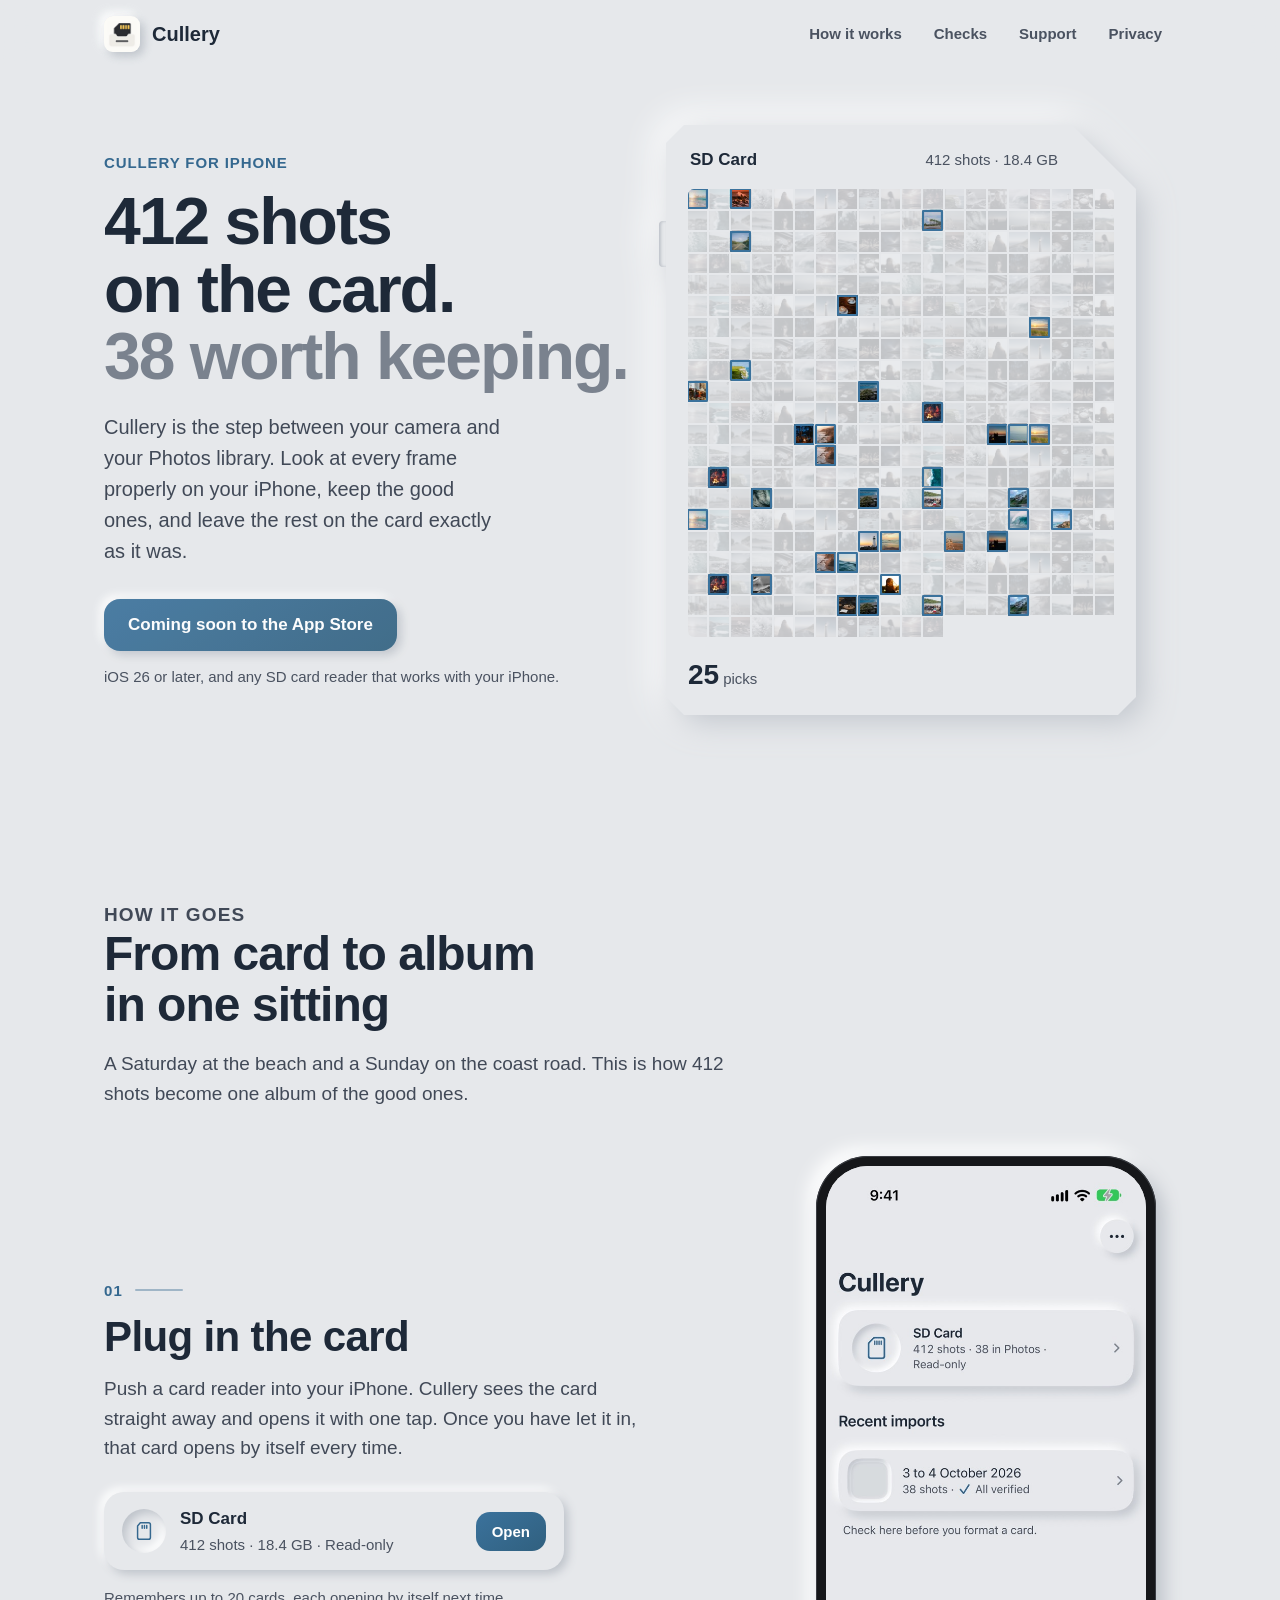
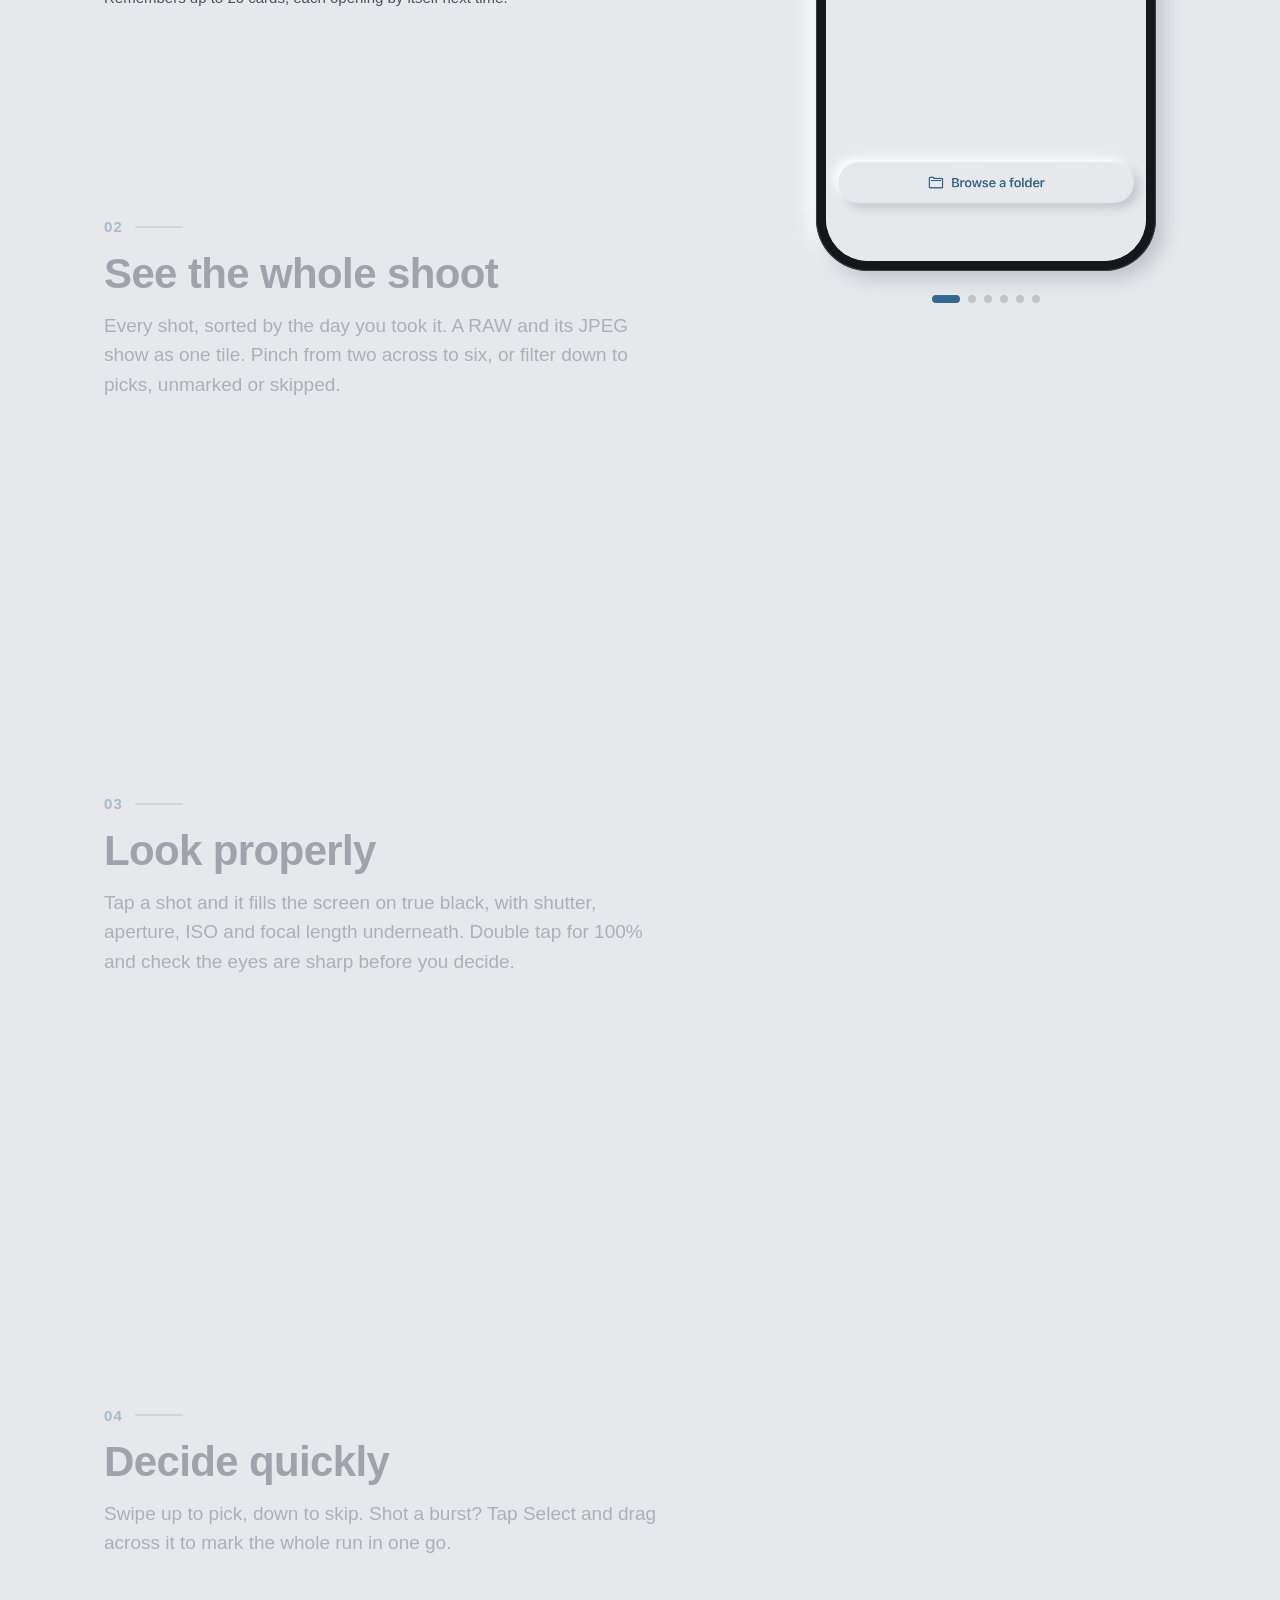
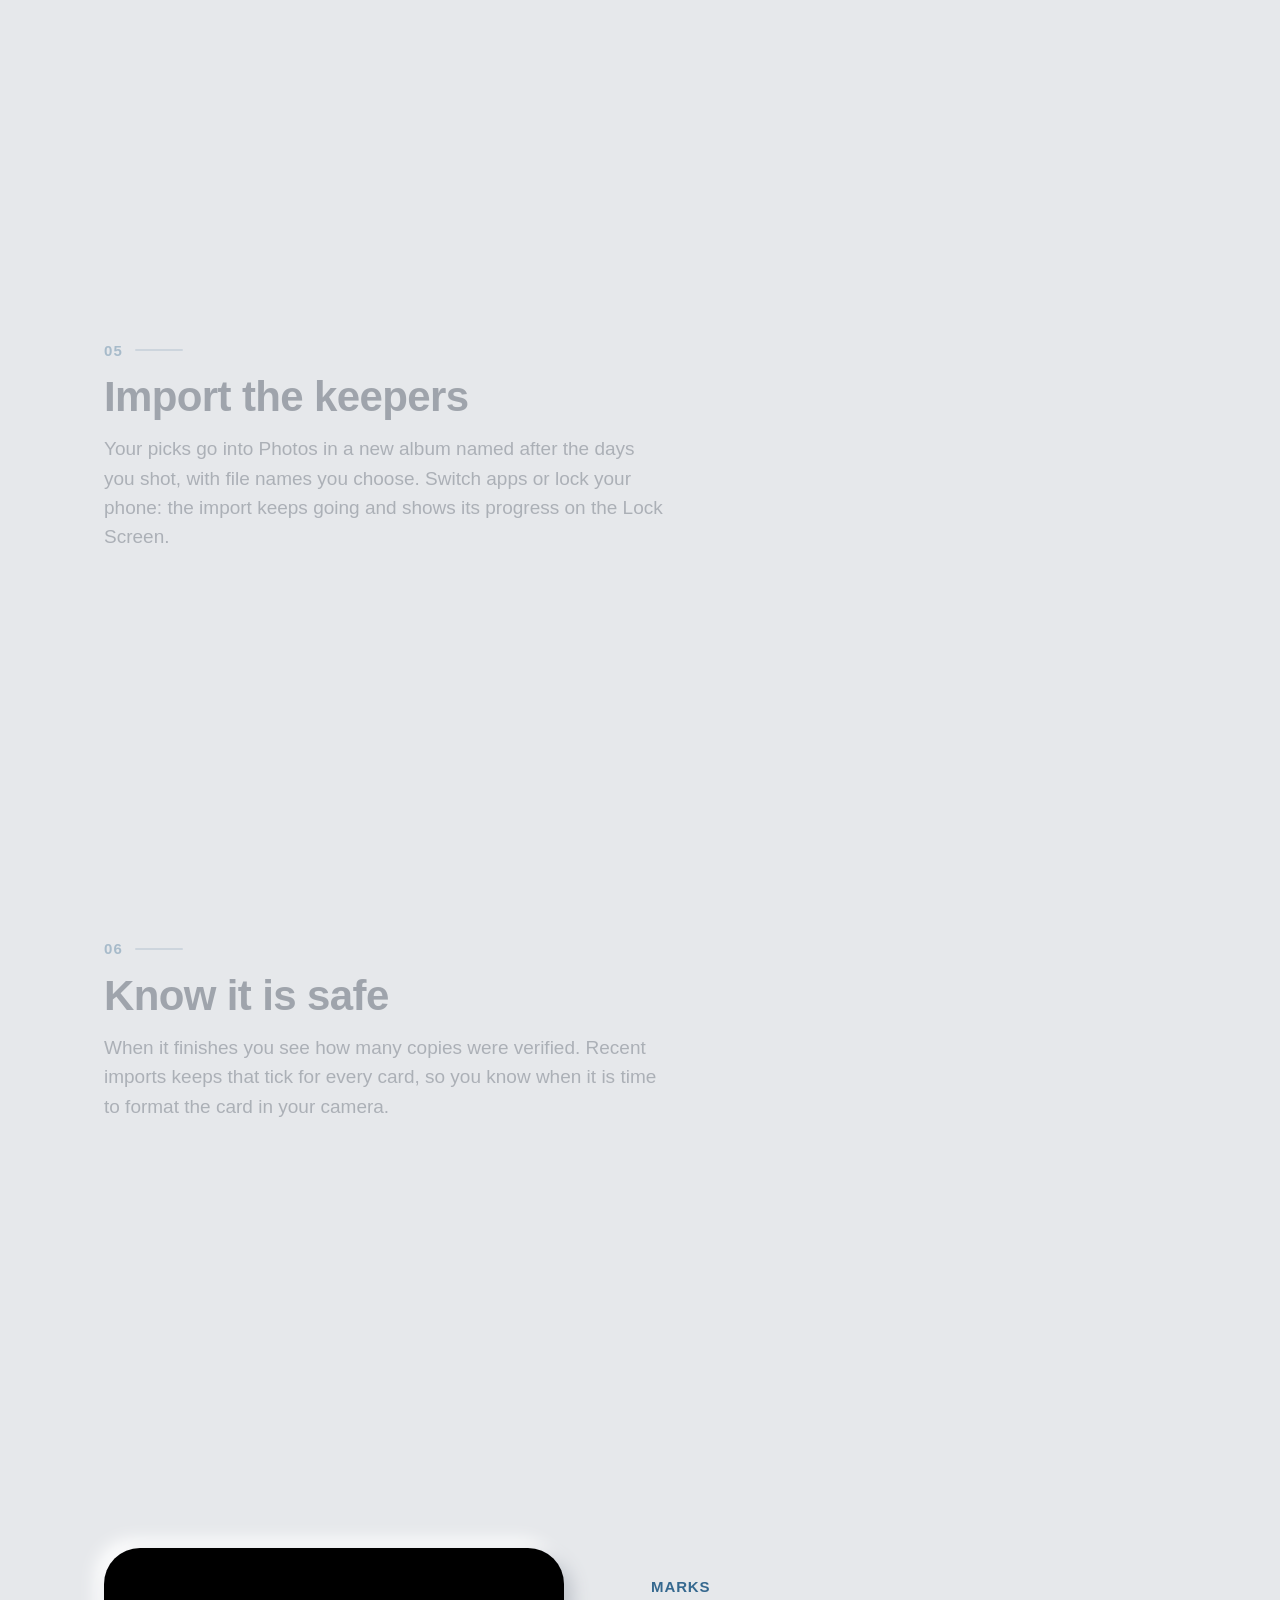
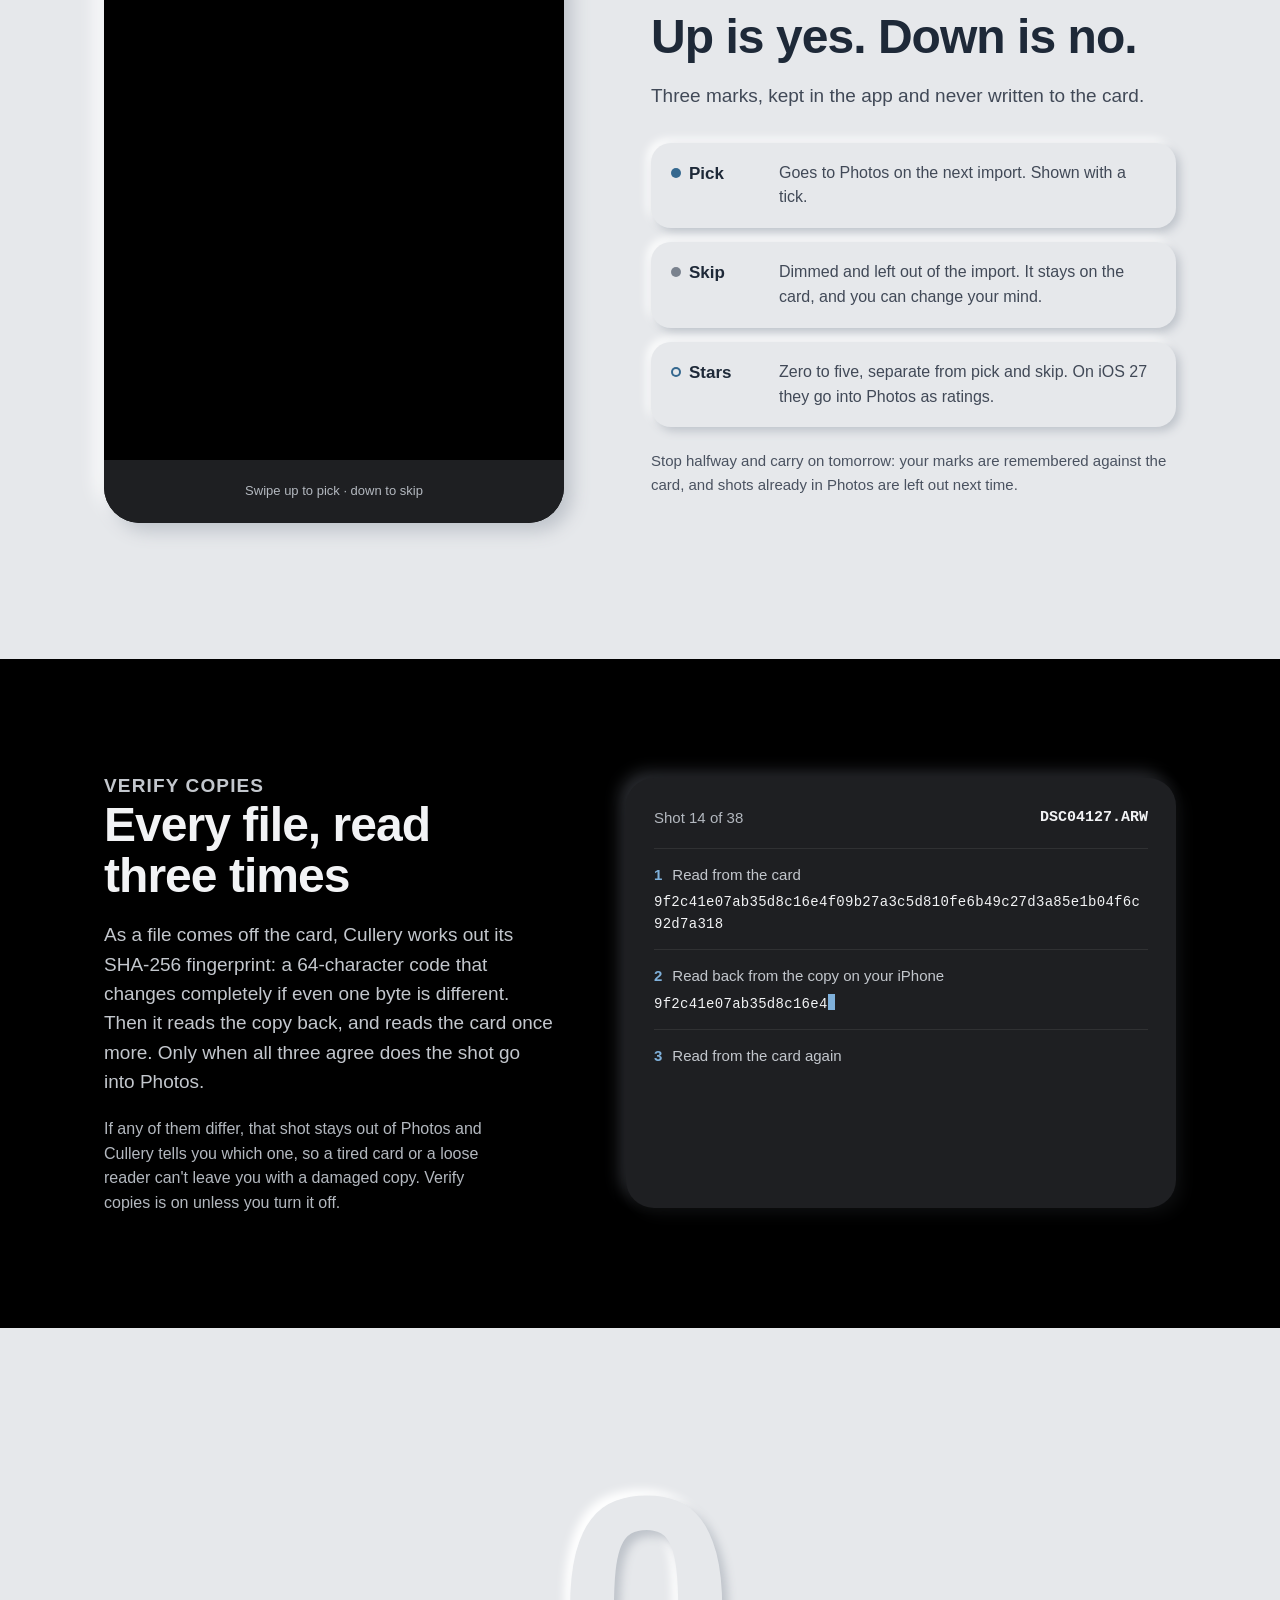
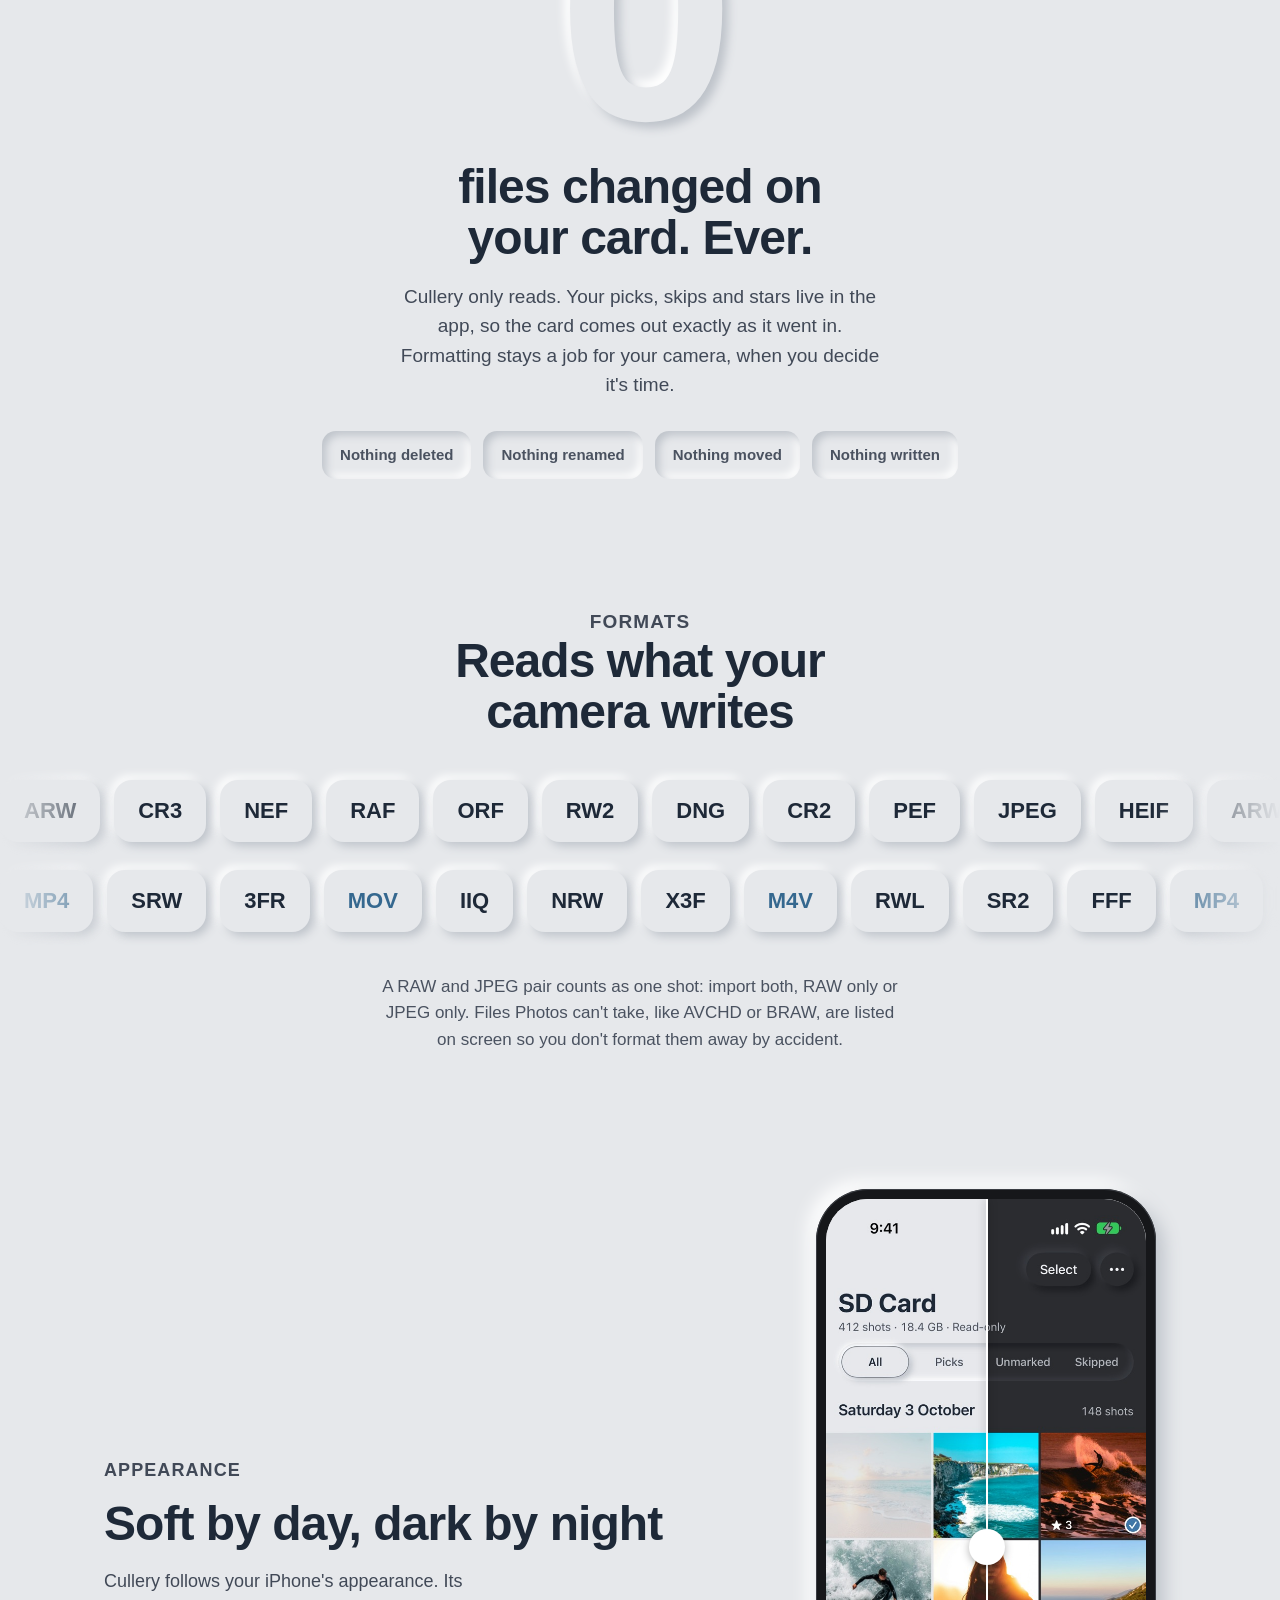
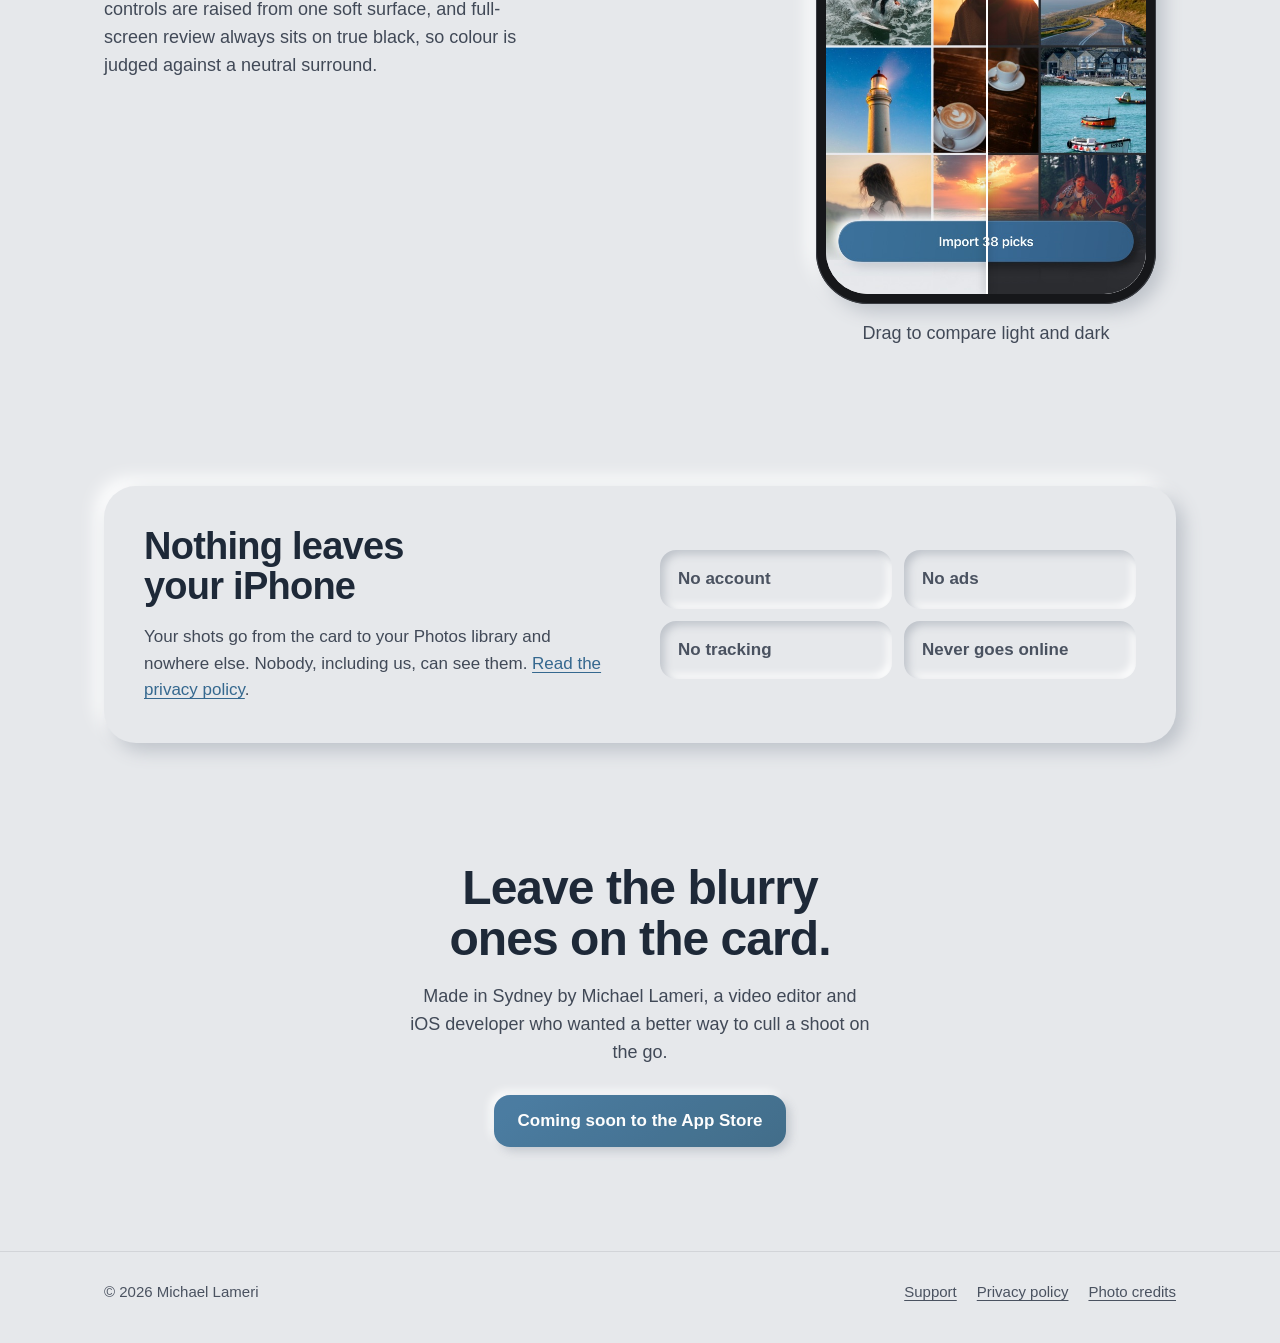
<file: index.html>
<!doctype html>
<html lang="en-AU" class="no-js">
<head>
  <meta charset="utf-8">
  <meta name="viewport" content="width=device-width, initial-scale=1">
  <title>Cullery: cull your SD card into Apple Photos</title>
  <meta name="description" content="Look at every shot on your camera's SD card full screen on your iPhone, keep the good ones and import only those into Apple Photos. Every copy is checked. Your card is never changed.">
  <meta property="og:title" content="Cullery">
  <meta property="og:description" content="412 shots on the card. 38 worth keeping. Cull your SD card on iPhone and import only your picks into Apple Photos.">
  <meta property="og:image" content="https://mgit-26c0d3.github.io/cullery-site/images/og.jpg">
  <meta property="og:url" content="https://mgit-26c0d3.github.io/cullery-site/">
  <meta name="twitter:card" content="summary_large_image">
  <meta name="theme-color" content="#E6E8EB" media="(prefers-color-scheme: light)">
  <meta name="theme-color" content="#2A2C30" media="(prefers-color-scheme: dark)">
  <link rel="icon" href="images/icon-64.png">
  <link rel="apple-touch-icon" href="images/icon-180.png">
  <link rel="stylesheet" href="style.css">
  <script>document.documentElement.classList.remove("no-js")</script>
  <script src="main.js" defer></script>
</head>
<body>

<header class="site-header">
  <div class="wrap">
    <a class="brand" href="./"><img src="images/icon-180.png" alt="">Cullery</a>
    <nav class="site-nav" aria-label="Site">
      <a class="wide" href="#how">How it works</a>
      <a class="wide" href="#checks">Checks</a>
      <a href="support.html">Support</a>
      <a href="privacy.html">Privacy</a>
    </nav>
  </div>
</header>

<main>

<!-- Hero: the example card, 412 shots culled to 38 -->
<section class="hero">
  <div class="wrap">
    <div>
      <p class="eyebrow">Cullery for iPhone</p>
      <h1>412 shots on the card. <span class="quiet">38 worth keeping.</span></h1>
      <p class="lede">Cullery is the step between your camera and your Photos library. Look at every frame properly on your iPhone, keep the good ones, and leave the rest on the card exactly as it was.</p>
      <!-- scripts/site-fill.sh puts the App Store link here. Swap this button for Apple's
           "Download on the App Store" badge: https://developer.apple.com/app-store/marketing/guidelines/ -->
      <a class="button" href="[[APP STORE URL]]">Download on the App Store</a>
      <p class="note">iOS 26 or later, and any SD card reader that works with your iPhone.</p>
    </div>

    <figure class="sd" id="sd" aria-label="An SD card of 412 shots. 38 of them are picks; the rest are dimmed and stay on the card.">
      <span class="sd-lock" aria-hidden="true"></span>
      <div class="sd-body">
        <div class="sd-head"><strong>SD Card</strong><span>412 shots · 18.4 GB</span></div>
        <div class="mosaic" id="mosaic" aria-hidden="true"></div>
        <div class="sd-foot">
          <span class="sd-count"><b id="pick-count">38</b>picks</span>
          <span class="sd-detail">31 photos, 7 videos · 2.1 GB</span>
          <button class="replay" id="replay" type="button" hidden>Cull again</button>
        </div>
      </div>
    </figure>
  </div>
</section>

<!-- How it goes: six steps, one phone -->
<section class="how" id="how">
  <div class="wrap">
    <div class="section-intro reveal">
      <p class="eyebrow">How it goes</p>
      <h2>From card to album in one sitting</h2>
      <p>A Saturday at the beach and a Sunday on the coast road. This is how 412 shots become one album of the good ones.</p>
    </div>

    <div class="steps">
      <div class="step-list">
        <article class="step" data-step="0">
          <div class="step-num">01</div>
          <h3>Plug in the card</h3>
          <p>Push a card reader into your iPhone. Cullery sees the card straight away and opens it with one tap. Once you have let it in, that card opens by itself every time.</p>
          <div class="step-detail" aria-hidden="true">
            <div class="d-card d-row"><span class="d-icon"><svg viewBox="0 0 24 24" aria-hidden="true"><path fill="none" stroke="currentColor" stroke-width="1.6" stroke-linejoin="round" d="M8 3h9a2 2 0 0 1 2 2v14a2 2 0 0 1-2 2H7a2 2 0 0 1-2-2V6.5Z"/><path stroke="currentColor" stroke-width="1.6" stroke-linecap="round" d="M10 6v3M12.5 6v3M15 6v3"/></svg></span><span class="d-text"><b>SD Card</b><small>412 shots · 18.4 GB · Read-only</small></span><span class="d-pill">Open</span></div>
            <p class="d-note">Remembers up to 20 cards, each opening by itself next time.</p>
          </div>
          <div class="step-shot"><div class="phone"><div class="screen"><img src="images/home.jpg" width="630" height="1368" alt="Cullery's home screen showing the connected SD card and the last import." loading="lazy"></div></div></div>
        </article>
        <article class="step" data-step="1">
          <div class="step-num">02</div>
          <h3>See the whole shoot</h3>
          <p>Every shot, sorted by the day you took it. A RAW and its JPEG show as one tile. Pinch from two across to six, or filter down to picks, unmarked or skipped.</p>
          <div class="step-detail" aria-hidden="true">
            <div class="d-seg"><span class="on">All</span><span>Picks</span><span>Unmarked</span><span>Skipped</span></div>
            <div class="d-days">
              <div class="d-card d-day"><b>Saturday 3 October</b><small>148 shots</small></div>
              <div class="d-card d-day"><b>Sunday 4 October</b><small>264 shots</small></div>
            </div>
            <div class="d-across"><small>Pinch</small><span>2</span><span>3</span><span>4</span><span>5</span><span>6</span><small>across</small></div>
          </div>
          <div class="step-shot"><div class="phone"><div class="screen"><img src="images/grid.jpg" width="630" height="1368" alt="The card's grid: a day heading and a wall of shots from the coast." loading="lazy"></div></div></div>
        </article>
        <article class="step" data-step="2">
          <div class="step-num">03</div>
          <h3>Look properly</h3>
          <p>Tap a shot and it fills the screen on true black, with shutter, aperture, ISO and focal length underneath. Double tap for 100% and check the eyes are sharp before you decide.</p>
          <div class="step-detail d-look" aria-hidden="true">
            <div class="d-loupe"><img src="images/zoom-03.jpg" width="720" height="480" alt="" loading="lazy"><span class="d-badge">100%</span></div>
            <div class="d-exif"><span><small>Shutter</small>1/500 s</span><span><small>Aperture</small>ƒ/2</span><span><small>ISO</small>400</span><span><small>Focal length</small>16 mm</span></div>
          </div>
          <div class="step-shot"><div class="phone"><div class="screen"><img src="images/review.jpg" width="630" height="1368" alt="A surfer at sunset shown full screen, with Skip, stars and Pick below." loading="lazy"></div></div></div>
        </article>
        <article class="step" data-step="3">
          <div class="step-num">04</div>
          <h3>Decide quickly</h3>
          <p>Swipe up to pick, down to skip. Shot a burst? Tap Select and drag across it to mark the whole run in one go.</p>
          <div class="step-detail" aria-hidden="true">
            <div class="d-marks"><span class="d-chip pick">↑ Pick</span><span class="d-chip">↓ Skip</span><span class="d-chip">★ 0 to 5</span></div>
            <div class="d-burst"><i></i><i></i><i></i><i></i><i></i><i></i><i></i><i></i></div>
            <p class="d-note">Select, then one drag marks a whole burst.</p>
          </div>
          <div class="step-shot"><div class="phone"><div class="screen"><img src="images/select.jpg" width="630" height="1368" alt="Select mode with six shots chosen by one drag." loading="lazy"></div></div></div>
        </article>
        <article class="step" data-step="4">
          <div class="step-num">05</div>
          <h3>Import the keepers</h3>
          <p>Your picks go into Photos in a new album named after the days you shot, with file names you choose. Switch apps or lock your phone: the import keeps going and shows its progress on the Lock Screen.</p>
          <div class="step-detail" aria-hidden="true">
            <div class="d-card d-import">
              <div class="d-line"><span>Import</span><b>38 picks</b></div>
              <div class="d-line"><span>Album</span><b>3 to 4 October 2026</b></div>
              <div class="d-line"><span>File names</span><b class="d-mono">2026-10-03_0001.ARW</b></div>
              <div class="d-progress"><i></i></div>
              <div class="d-line d-small"><span>14 of 38 · 780 MB of 2.1 GB</span><span>About 2 min left</span></div>
            </div>
          </div>
          <div class="step-shot"><div class="phone"><div class="screen"><img src="images/import-sheet.jpg" width="630" height="1368" alt="The Import sheet: 38 picks, keep both RAW and JPEG, a new album, verify copies on." loading="lazy"></div></div></div>
        </article>
        <article class="step" data-step="5">
          <div class="step-num">06</div>
          <h3>Know it is safe</h3>
          <p>When it finishes you see how many copies were verified. Recent imports keeps that tick for every card, so you know when it is time to format the card in your camera.</p>
          <div class="step-detail" aria-hidden="true">
            <p class="d-head">Recent imports</p>
            <div class="d-card d-row"><span class="d-thumb"></span><span class="d-text"><b>3 to 4 October 2026</b><small>38 shots · <span class="d-tick">✓</span> All verified</small></span><span class="d-chev">›</span></div>
            <p class="d-note">Check here before you format a card.</p>
          </div>
          <div class="step-shot"><div class="phone"><div class="screen"><img src="images/import-done.jpg" width="630" height="1368" alt="Import finished: 38 shots imported, 38 of 38 verified." loading="lazy"></div></div></div>
        </article>
      </div>

      <div class="phone-rail" aria-hidden="true">
        <div class="phone-sticky">
          <div class="phone"><div class="screen screens" id="screens">
            <img class="active" src="images/home.jpg" width="630" height="1368" alt="">
            <img src="images/grid.jpg" width="630" height="1368" alt="">
            <img src="images/review.jpg" width="630" height="1368" alt="">
            <img src="images/select.jpg" width="630" height="1368" alt="">
            <img src="images/import-sheet.jpg" width="630" height="1368" alt="">
            <img src="images/import-done.jpg" width="630" height="1368" alt="">
          </div></div>
          <div class="rail-dots" id="dots"><span class="active"></span><span></span><span></span><span></span><span></span><span></span></div>
        </div>
      </div>
    </div>
  </div>
</section>

<!-- Marks -->
<section class="marks">
  <div class="wrap">
    <div class="deck reveal" aria-hidden="true">
      <div class="shot"><img src="images/photo-03.jpg" alt="" width="720" height="480"></div>
      <div class="shot"><img src="images/photo-16.jpg" alt="" width="720" height="480"></div>
      <div class="shot"><img src="images/photo-11.jpg" alt="" width="720" height="480"></div>
      <span class="chip pick">✓ Picked</span>
      <span class="chip skip">Skipped</span>
      <span class="chip star">★★★☆☆</span>
      <span class="gesture"></span>
      <div class="bar">Swipe up to pick · down to skip</div>
    </div>
    <div>
      <div class="reveal">
        <p class="eyebrow">Marks</p>
        <h2>Up is yes. Down is no.</h2>
        <p class="intro-line">Three marks, kept in the app and never written to the card.</p>
      </div>
      <ul class="mark-list">
        <li class="reveal"><b><span class="dot pick"></span>Pick</b><span>Goes to Photos on the next import. Shown with a tick.</span></li>
        <li class="reveal d1"><b><span class="dot skip"></span>Skip</b><span>Dimmed and left out of the import. It stays on the card, and you can change your mind.</span></li>
        <li class="reveal d2"><b><span class="dot star"></span>Stars</b><span>Zero to five, separate from pick and skip. On iOS 27 they go into Photos as ratings.</span></li>
      </ul>
      <p class="aside reveal">Stop halfway and carry on tomorrow: your marks are remembered against the card, and shots already in Photos are left out next time.</p>
    </div>
  </div>
</section>

<!-- Checks -->
<section class="checks" id="checks">
  <div class="wrap">
    <div>
      <div class="section-intro reveal">
        <p class="eyebrow">Verify copies</p>
        <h2>Every file, read three times</h2>
        <p>As a file comes off the card, Cullery works out its SHA-256 fingerprint: a 64-character code that changes completely if even one byte is different. Then it reads the copy back, and reads the card once more. Only when all three agree does the shot go into Photos.</p>
      </div>
      <p class="fine reveal">If any of them differ, that shot stays out of Photos and Cullery tells you which one, so a tired card or a loose reader can't leave you with a damaged copy. Verify copies is on unless you turn it off.</p>
    </div>
    <div class="hashes reveal" id="hashes">
      <div class="hash-file"><span>Shot 14 of 38</span><b>DSC04127.ARW</b></div>
      <div class="hash-row"><div class="what"><i>1</i>Read from the card</div><code data-hash="9f2c41e07ab35d8c16e4f09b27a3c5d810fe6b49c27d3a85e1b04f6c92d7a318"></code></div>
      <div class="hash-row"><div class="what"><i>2</i>Read back from the copy on your iPhone</div><code data-hash="9f2c41e07ab35d8c16e4f09b27a3c5d810fe6b49c27d3a85e1b04f6c92d7a318"></code></div>
      <div class="hash-row"><div class="what"><i>3</i>Read from the card again</div><code data-hash="9f2c41e07ab35d8c16e4f09b27a3c5d810fe6b49c27d3a85e1b04f6c92d7a318"></code></div>
      <div class="hash-result" id="hash-result">
        <svg viewBox="0 0 24 24" aria-hidden="true"><circle cx="12" cy="12" r="11" fill="#3F78A8"/><path d="m7 12.5 3.2 3.2L17 9" fill="none" stroke="#fff" stroke-width="2.2" stroke-linecap="round" stroke-linejoin="round"/></svg>
        All three match. Into Photos it goes.
      </div>
    </div>
  </div>
</section>

<!-- Read-only -->
<section class="zero">
  <div class="wrap narrow">
    <p class="big reveal" aria-hidden="true">0</p>
    <h2 class="reveal">files changed on your card. Ever.</h2>
    <p class="reveal d1">Cullery only reads. Your picks, skips and stars live in the app, so the card comes out exactly as it went in. Formatting stays a job for your camera, when you decide it's time.</p>
    <ul class="nevers reveal d2">
      <li>Nothing deleted</li>
      <li>Nothing renamed</li>
      <li>Nothing moved</li>
      <li>Nothing written</li>
    </ul>
  </div>
</section>

<!-- Formats -->
<section class="formats" aria-labelledby="formats-title">
  <div class="wrap narrow section-intro reveal">
    <p class="eyebrow">Formats</p>
    <h2 id="formats-title">Reads what your camera writes</h2>
  </div>
  <p class="visually-hidden">RAW files iOS can read, including Sony ARW, Canon CR3 and CR2, Nikon NEF, Fujifilm RAF, OM System and Olympus ORF, Panasonic RW2, DNG, Pentax PEF, Samsung SRW, Hasselblad 3FR and Phase One IIQ, plus JPEG, HEIF, and MP4 and MOV video.</p>
  <div class="marquee" aria-hidden="true">
    <div class="track">
      <span>ARW</span><span>CR3</span><span>NEF</span><span>RAF</span><span>ORF</span><span>RW2</span><span>DNG</span><span>CR2</span><span>PEF</span><span>JPEG</span><span>HEIF</span>
      <span aria-hidden="true">ARW</span><span aria-hidden="true">CR3</span><span aria-hidden="true">NEF</span><span aria-hidden="true">RAF</span><span aria-hidden="true">ORF</span><span aria-hidden="true">RW2</span><span aria-hidden="true">DNG</span><span aria-hidden="true">CR2</span><span aria-hidden="true">PEF</span><span aria-hidden="true">JPEG</span><span aria-hidden="true">HEIF</span>
    </div>
  </div>
  <div class="marquee reverse" aria-hidden="true">
    <div class="track">
      <span class="video">MP4</span><span>SRW</span><span>3FR</span><span class="video">MOV</span><span>IIQ</span><span>NRW</span><span>X3F</span><span class="video">M4V</span><span>RWL</span><span>SR2</span><span>FFF</span>
      <span class="video" aria-hidden="true">MP4</span><span aria-hidden="true">SRW</span><span aria-hidden="true">3FR</span><span class="video" aria-hidden="true">MOV</span><span aria-hidden="true">IIQ</span><span aria-hidden="true">NRW</span><span aria-hidden="true">X3F</span><span class="video" aria-hidden="true">M4V</span><span aria-hidden="true">RWL</span><span aria-hidden="true">SR2</span><span aria-hidden="true">FFF</span>
    </div>
  </div>
  <p class="fine wrap reveal">A RAW and JPEG pair counts as one shot: import both, RAW only or JPEG only. Files Photos can't take, like AVCHD or BRAW, are listed on screen so you don't format them away by accident.</p>
</section>

<!-- Light and dark -->
<section class="appearance">
  <div class="wrap">
    <div class="reveal">
      <p class="eyebrow">Appearance</p>
      <h2>Soft by day, dark by night</h2>
      <p>Cullery follows your iPhone's appearance. Its controls are raised from one soft surface, and full-screen review always sits on true black, so colour is judged against a neutral surround.</p>
    </div>
    <div class="reveal d1">
      <div class="phone compare" id="compare">
        <div class="screen">
          <img src="images/grid.jpg" width="630" height="1368" alt="The grid in light appearance." loading="lazy">
          <img class="dark" src="images/grid-dark.jpg" width="630" height="1368" alt="The grid in dark appearance." loading="lazy">
          <span class="divider"></span>
          <input type="range" min="0" max="100" value="50" aria-label="Compare light and dark appearance">
        </div>
      </div>
      <p class="compare-label">Drag to compare light and dark</p>
    </div>
  </div>
</section>

<!-- Privacy -->
<section class="privacy-strip">
  <div class="wrap">
    <div class="panel reveal">
      <div>
        <h2>Nothing leaves your iPhone</h2>
        <p>Your shots go from the card to your Photos library and nowhere else. Nobody, including us, can see them. <a href="privacy.html">Read the privacy policy</a>.</p>
      </div>
      <ul>
        <li>No account</li>
        <li>No ads</li>
        <li>No tracking</li>
        <li>Never goes online</li>
      </ul>
    </div>
  </div>
</section>

<section class="closing">
  <div class="wrap narrow reveal">
    <h2>Leave the blurry ones on the card.</h2>
    <p>Made in Sydney by Michael Lameri, a video editor and iOS developer who wanted a better way to cull a shoot on the go.</p>
    <a class="button" href="[[APP STORE URL]]">Download on the App Store</a>
  </div>
</section>

</main>

<footer class="site-footer">
  <div class="wrap">
    <span>&copy; 2026 Michael Lameri</span>
    <nav aria-label="Footer">
      <a href="support.html">Support</a>
      <a href="privacy.html">Privacy policy</a>
      <a href="credits.html">Photo credits</a>
    </nav>
  </div>
</footer>

</body>
</html>
</file>
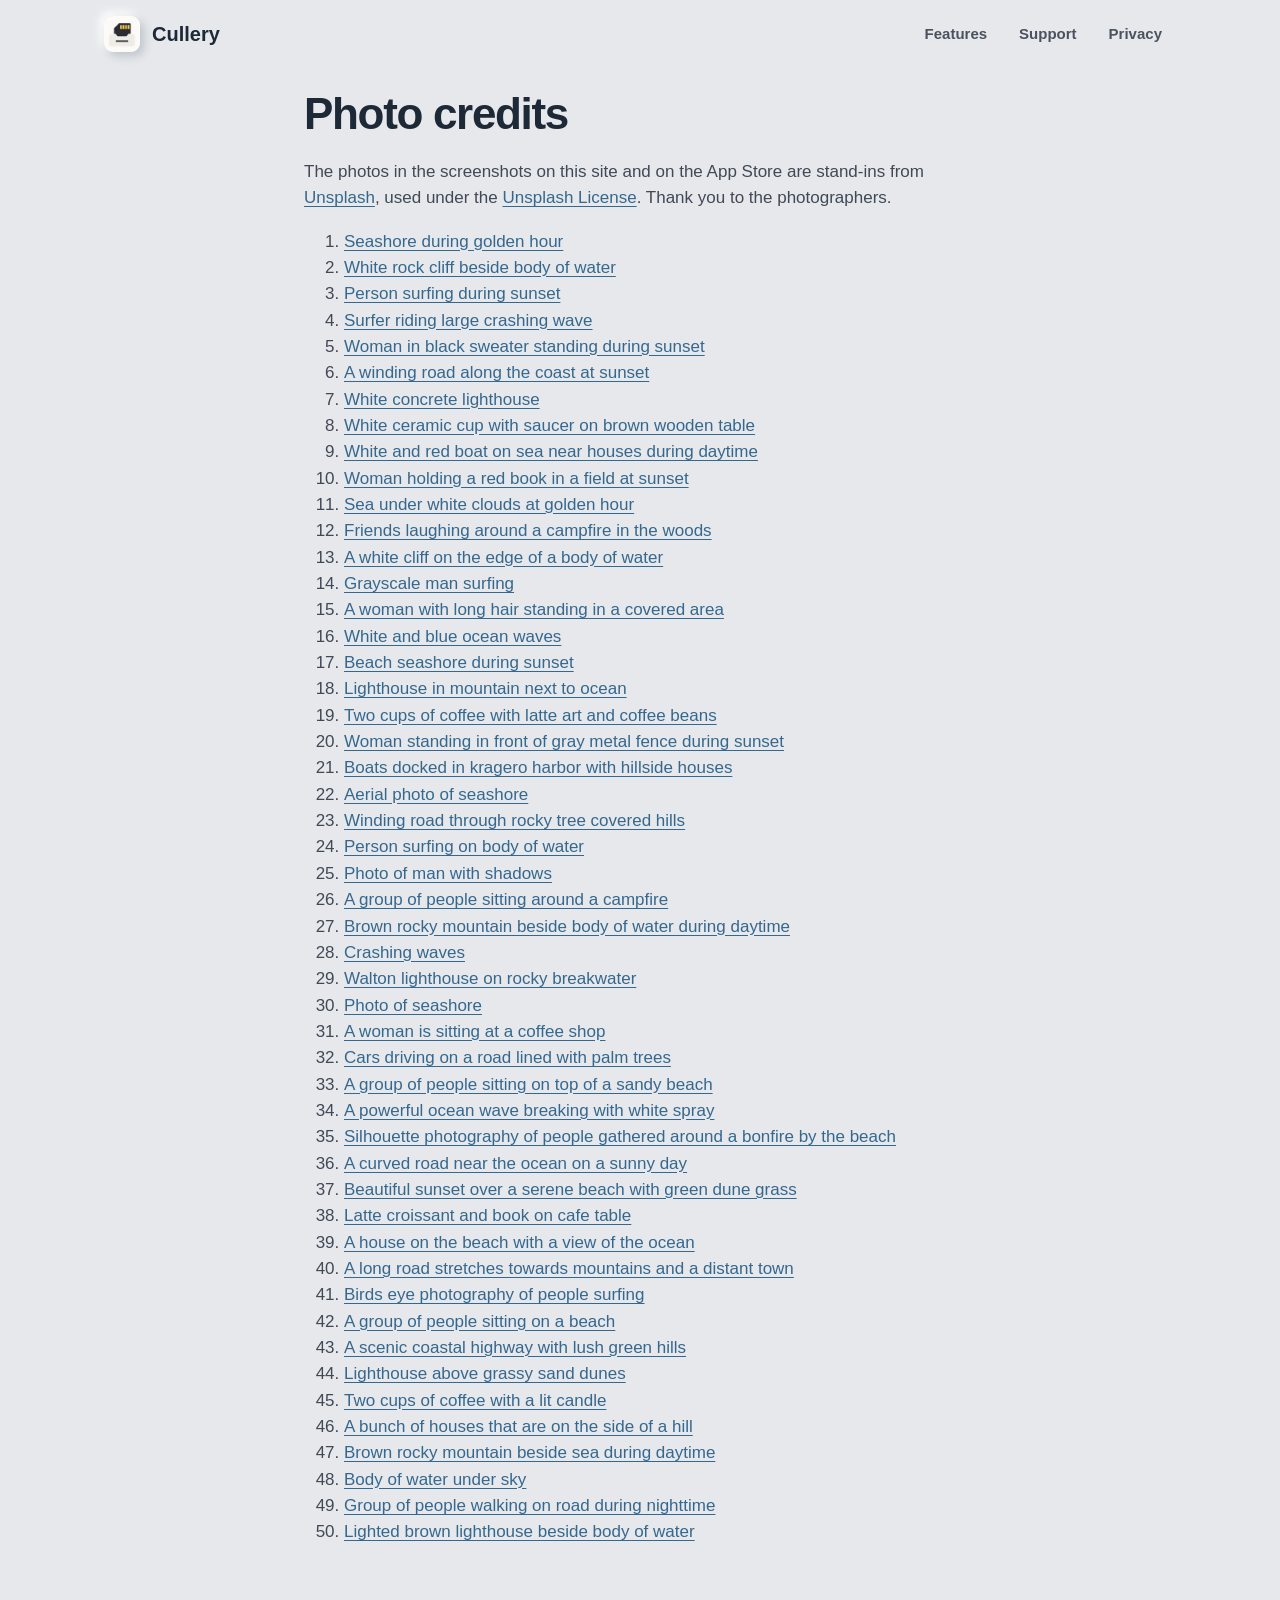
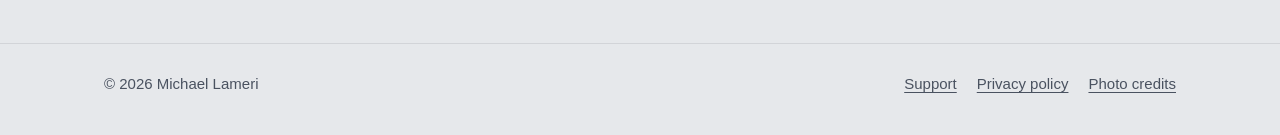
<file: credits.html>
<!doctype html>
<html lang="en-AU">
<head>
  <meta charset="utf-8">
  <meta name="viewport" content="width=device-width, initial-scale=1">
  <title>Photo credits · Cullery</title>
  <meta name="description" content="The photos in Cullery's screenshots, from Unsplash.">
  <meta name="theme-color" content="#E6E8EB" media="(prefers-color-scheme: light)">
  <meta name="theme-color" content="#2A2C30" media="(prefers-color-scheme: dark)">
  <link rel="icon" href="images/icon-64.png">
  <link rel="apple-touch-icon" href="images/icon-180.png">
  <link rel="stylesheet" href="style.css">
</head>
<body>

<header class="site-header">
  <div class="wrap">
    <a class="brand" href="./"><img src="images/icon-180.png" alt="">Cullery</a>
    <nav class="site-nav" aria-label="Site">
      <a href="./#features">Features</a>
      <a href="support.html">Support</a>
      <a href="privacy.html">Privacy</a>
    </nav>
  </div>
</header>

<main class="doc">
  <div class="wrap narrow">
    <h1>Photo credits</h1>
    <p>The photos in the screenshots on this site and on the App Store are stand-ins from <a href="https://unsplash.com">Unsplash</a>, used under the <a href="https://unsplash.com/license">Unsplash License</a>. Thank you to the photographers.</p>
    <ol>
      <li><a href="https://unsplash.com/photos/seashore-during-golden-hour-KMn4VEeEPR8">Seashore during golden hour</a></li>
      <li><a href="https://unsplash.com/photos/white-rock-cliff-beside-body-of-water-tfdG9vbKdzo">White rock cliff beside body of water</a></li>
      <li><a href="https://unsplash.com/photos/person-surfing-during-sunset-HXqpJnLyHzg">Person surfing during sunset</a></li>
      <li><a href="https://unsplash.com/photos/surfer-riding-large-crashing-wave-PQP9HuPlS0Y">Surfer riding large crashing wave</a></li>
      <li><a href="https://unsplash.com/photos/woman-in-black-sweater-standing-during-sunset-0heMYir_u_E">Woman in black sweater standing during sunset</a></li>
      <li><a href="https://unsplash.com/photos/a-winding-road-along-the-coast-at-sunset-kuWftgm1SME">A winding road along the coast at sunset</a></li>
      <li><a href="https://unsplash.com/photos/white-concrete-lighthouse-Pn6iimgM-wo">White concrete lighthouse</a></li>
      <li><a href="https://unsplash.com/photos/white-ceramic-cup-with-saucer-on-brown-wooden-table-Qxz10cIX22Q">White ceramic cup with saucer on brown wooden table</a></li>
      <li><a href="https://unsplash.com/photos/white-and-red-boat-on-sea-near-houses-during-daytime-GfrL3VVbPjM">White and red boat on sea near houses during daytime</a></li>
      <li><a href="https://unsplash.com/photos/woman-holding-a-red-book-in-a-field-at-sunset-3ZkcVGfVNQA">Woman holding a red book in a field at sunset</a></li>
      <li><a href="https://unsplash.com/photos/sea-under-white-clouds-at-golden-hour--IMlv9Jlb24">Sea under white clouds at golden hour</a></li>
      <li><a href="https://unsplash.com/photos/friends-laughing-around-a-campfire-in-the-woods-fth3mtAWTLw">Friends laughing around a campfire in the woods</a></li>
      <li><a href="https://unsplash.com/photos/a-white-cliff-on-the-edge-of-a-body-of-water-Ev_hCHzcaEg">A white cliff on the edge of a body of water</a></li>
      <li><a href="https://unsplash.com/photos/grayscale-man-surfing-sFSZuKI2CvY">Grayscale man surfing</a></li>
      <li><a href="https://unsplash.com/photos/a-woman-with-long-hair-standing-in-a-covered-area-3wuf70iRADM">A woman with long hair standing in a covered area</a></li>
      <li><a href="https://unsplash.com/photos/white-and-blue-ocean-waves-0QEG_xOoY7Y">White and blue ocean waves</a></li>
      <li><a href="https://unsplash.com/photos/beach-seashore-during-sunset-uQDRDqpYJHI">Beach seashore during sunset</a></li>
      <li><a href="https://unsplash.com/photos/lighthouse-in-mountain-next-to-ocean-l5b_Jd8Ttfg">Lighthouse in mountain next to ocean</a></li>
      <li><a href="https://unsplash.com/photos/two-cups-of-coffee-with-latte-art-and-coffee-beans-Srf2ErXWYJI">Two cups of coffee with latte art and coffee beans</a></li>
      <li><a href="https://unsplash.com/photos/woman-standing-in-front-of-gray-metal-fence-during-sunset-SGzbP-t1vlg">Woman standing in front of gray metal fence during sunset</a></li>
      <li><a href="https://unsplash.com/photos/boats-docked-in-kragero-harbor-with-hillside-houses-dWfm2lHhjcU">Boats docked in kragero harbor with hillside houses</a></li>
      <li><a href="https://unsplash.com/photos/aerial-photo-of-seashore-sLAk1guBG90">Aerial photo of seashore</a></li>
      <li><a href="https://unsplash.com/photos/winding-road-through-rocky-tree-covered-hills-vqh7_-QQosE">Winding road through rocky tree covered hills</a></li>
      <li><a href="https://unsplash.com/photos/person-surfing-on-body-of-water-vn59e-3J2oo">Person surfing on body of water</a></li>
      <li><a href="https://unsplash.com/photos/photo-of-man-with-shadows-M05rM5K_zYQ">Photo of man with shadows</a></li>
      <li><a href="https://unsplash.com/photos/a-group-of-people-sitting-around-a-campfire-4FPqmXURTZU">A group of people sitting around a campfire</a></li>
      <li><a href="https://unsplash.com/photos/brown-rocky-mountain-beside-body-of-water-during-daytime-NDIegxhmeWw">Brown rocky mountain beside body of water during daytime</a></li>
      <li><a href="https://unsplash.com/photos/crashing-waves-5cwigXmGWTo">Crashing waves</a></li>
      <li><a href="https://unsplash.com/photos/walton-lighthouse-on-rocky-breakwater-Nhs0sLAn1Is">Walton lighthouse on rocky breakwater</a></li>
      <li><a href="https://unsplash.com/photos/photo-of-seashore-d7M5Xramf8g">Photo of seashore</a></li>
      <li><a href="https://unsplash.com/photos/a-woman-is-sitting-at-a-coffee-shop-9lAIIREDePQ">A woman is sitting at a coffee shop</a></li>
      <li><a href="https://unsplash.com/photos/cars-driving-on-a-road-lined-with-palm-trees-Sj8SWxoAl0M">Cars driving on a road lined with palm trees</a></li>
      <li><a href="https://unsplash.com/photos/a-group-of-people-sitting-on-top-of-a-sandy-beach-M7Vf_kSWtiA">A group of people sitting on top of a sandy beach</a></li>
      <li><a href="https://unsplash.com/photos/a-powerful-ocean-wave-breaking-with-white-spray-bFXSxCJhzY0">A powerful ocean wave breaking with white spray</a></li>
      <li><a href="https://unsplash.com/photos/silhouette-photography-of-people-gathered-around-a-bonfire-by-the-beach-xOmGOa6n6c8">Silhouette photography of people gathered around a bonfire by the beach</a></li>
      <li><a href="https://unsplash.com/photos/a-curved-road-near-the-ocean-on-a-sunny-day-NVg1VAmvTq8">A curved road near the ocean on a sunny day</a></li>
      <li><a href="https://unsplash.com/photos/beautiful-sunset-over-a-serene-beach-with-green-dune-grass-4MwNm_Q_8yU">Beautiful sunset over a serene beach with green dune grass</a></li>
      <li><a href="https://unsplash.com/photos/latte-croissant-and-book-on-cafe-table-1k7TnX5GAww">Latte croissant and book on cafe table</a></li>
      <li><a href="https://unsplash.com/photos/a-house-on-the-beach-with-a-view-of-the-ocean-w0F-9J6da50">A house on the beach with a view of the ocean</a></li>
      <li><a href="https://unsplash.com/photos/a-long-road-stretches-towards-mountains-and-a-distant-town-w0vDetMBj1c">A long road stretches towards mountains and a distant town</a></li>
      <li><a href="https://unsplash.com/photos/birds-eye-photography-of-people-surfing-35muyqODIHA">Birds eye photography of people surfing</a></li>
      <li><a href="https://unsplash.com/photos/a-group-of-people-sitting-on-a-beach-of6sftcOxnY">A group of people sitting on a beach</a></li>
      <li><a href="https://unsplash.com/photos/a-scenic-coastal-highway-with-lush-green-hills-Asp8RD9Pqyw">A scenic coastal highway with lush green hills</a></li>
      <li><a href="https://unsplash.com/photos/lighthouse-above-grassy-sand-dunes-ZWwoQRR-zWQ">Lighthouse above grassy sand dunes</a></li>
      <li><a href="https://unsplash.com/photos/two-cups-of-coffee-with-a-lit-candle-zUMP8zQR7sA">Two cups of coffee with a lit candle</a></li>
      <li><a href="https://unsplash.com/photos/a-bunch-of-houses-that-are-on-the-side-of-a-hill-MTCPDw2ZkDU">A bunch of houses that are on the side of a hill</a></li>
      <li><a href="https://unsplash.com/photos/brown-rocky-mountain-beside-sea-during-daytime-_JKymnZ1Uc4">Brown rocky mountain beside sea during daytime</a></li>
      <li><a href="https://unsplash.com/photos/body-of-water-under-sky-6ArTTluciuA">Body of water under sky</a></li>
      <li><a href="https://unsplash.com/photos/group-of-people-walking-on-road-during-nighttime-T8GfXPBQJDM">Group of people walking on road during nighttime</a></li>
      <li><a href="https://unsplash.com/photos/lighted-brown-lighthouse-beside-body-of-water-SHA85I0G8K4">Lighted brown lighthouse beside body of water</a></li>
    </ol>
  </div>
</main>

<footer class="site-footer">
  <div class="wrap">
    <span>&copy; 2026 Michael Lameri</span>
    <nav aria-label="Footer">
      <a href="support.html">Support</a>
      <a href="privacy.html">Privacy policy</a>
      <a href="credits.html">Photo credits</a>
    </nav>
  </div>
</footer>

</body>
</html>
</file>
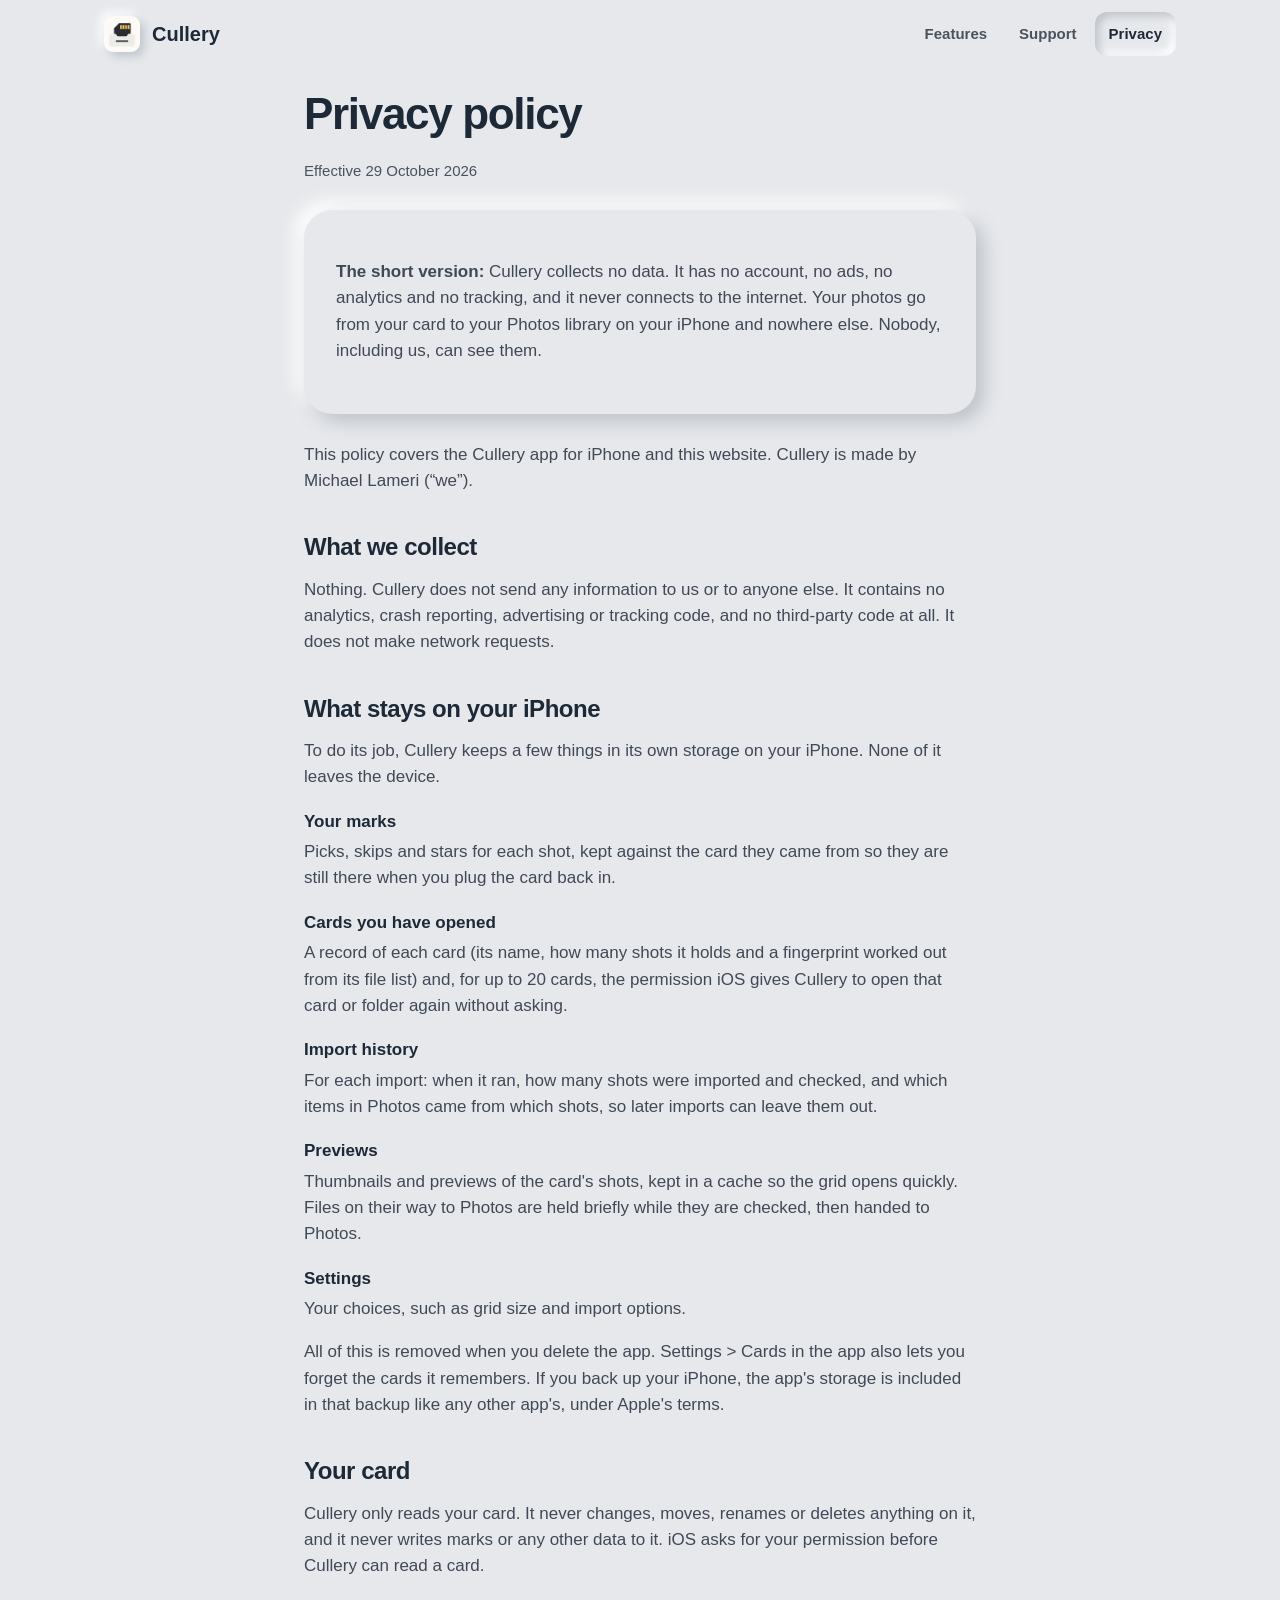
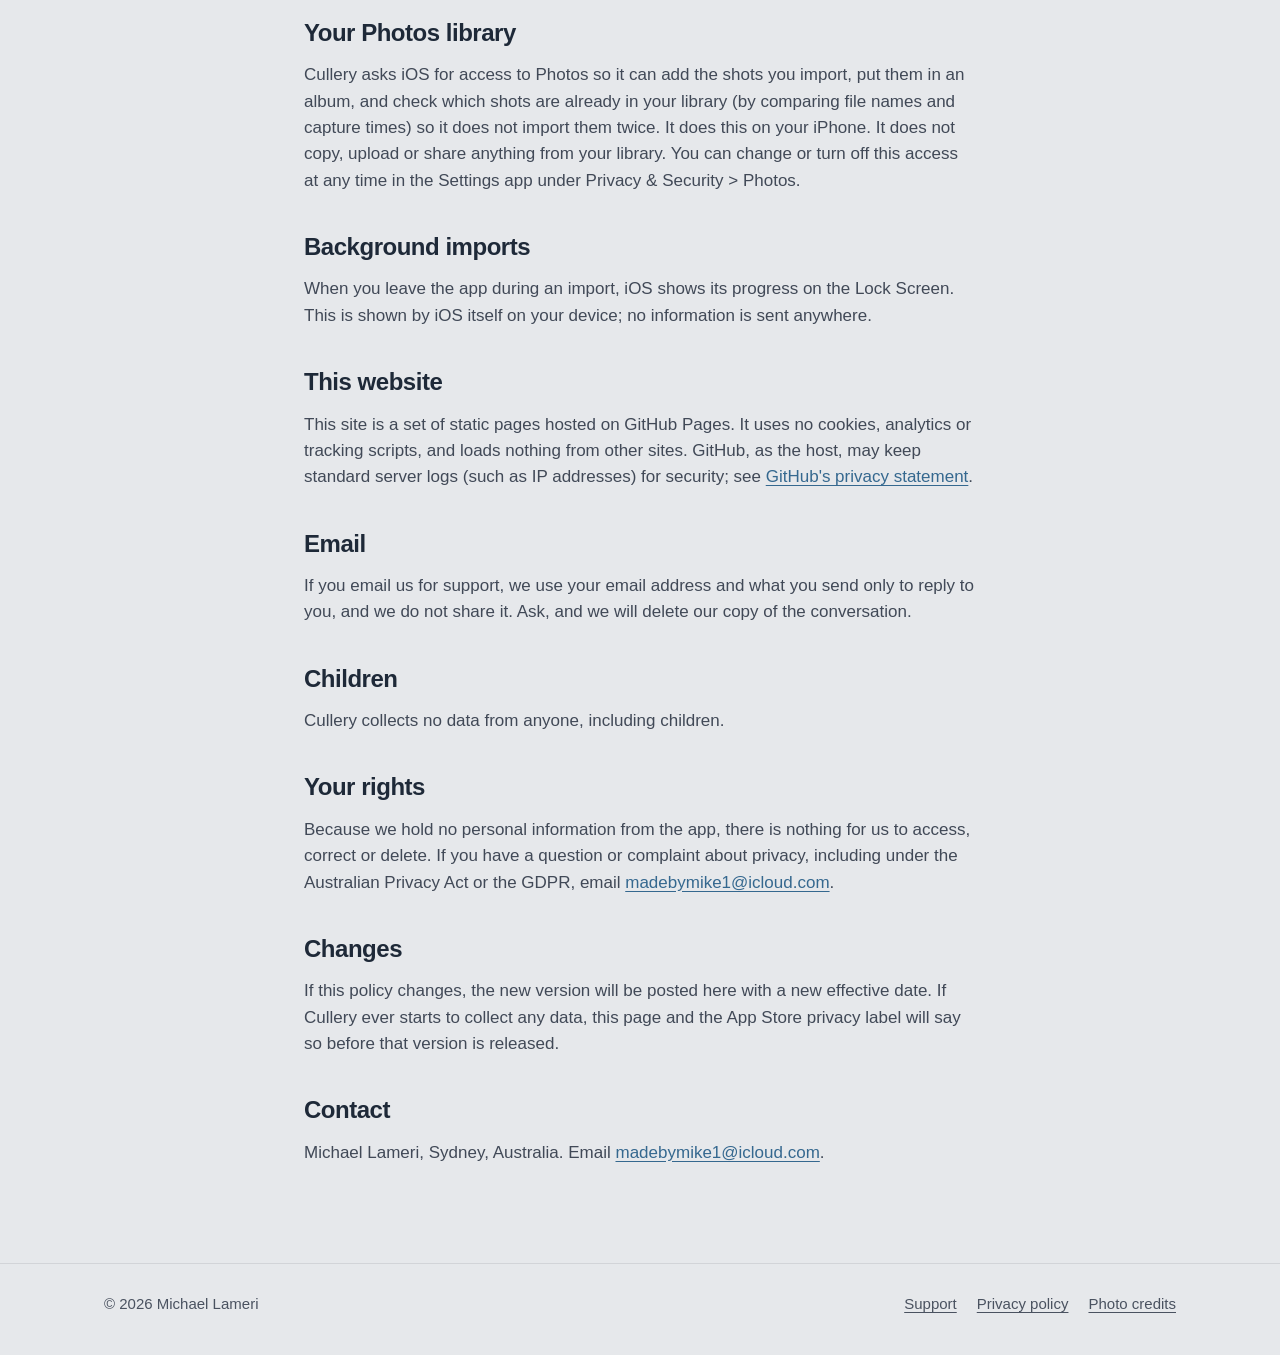
<file: privacy.html>
<!doctype html>
<html lang="en-AU">
<head>
  <meta charset="utf-8">
  <meta name="viewport" content="width=device-width, initial-scale=1">
  <title>Privacy policy · Cullery</title>
  <meta name="description" content="Cullery collects no data. Your photos, marks and settings stay on your iPhone.">
  <meta name="theme-color" content="#E6E8EB" media="(prefers-color-scheme: light)">
  <meta name="theme-color" content="#2A2C30" media="(prefers-color-scheme: dark)">
  <link rel="icon" href="images/icon-64.png">
  <link rel="apple-touch-icon" href="images/icon-180.png">
  <link rel="stylesheet" href="style.css">
</head>
<body>

<header class="site-header">
  <div class="wrap">
    <a class="brand" href="./"><img src="images/icon-180.png" alt="">Cullery</a>
    <nav class="site-nav" aria-label="Site">
      <a href="./#features">Features</a>
      <a href="support.html">Support</a>
      <a href="privacy.html" aria-current="page">Privacy</a>
    </nav>
  </div>
</header>

<main class="doc">
  <div class="wrap narrow">
    <h1>Privacy policy</h1>
    <p class="updated">Effective 29 October 2026</p>

    <div class="panel">
      <p><strong>The short version:</strong> Cullery collects no data. It has no account, no ads, no analytics and no tracking, and it never connects to the internet. Your photos go from your card to your Photos library on your iPhone and nowhere else. Nobody, including us, can see them.</p>
    </div>

    <p>This policy covers the Cullery app for iPhone and this website. Cullery is made by Michael Lameri (“we”).</p>

    <h2>What we collect</h2>
    <p>Nothing. Cullery does not send any information to us or to anyone else. It contains no analytics, crash reporting, advertising or tracking code, and no third-party code at all. It does not make network requests.</p>

    <h2>What stays on your iPhone</h2>
    <p>To do its job, Cullery keeps a few things in its own storage on your iPhone. None of it leaves the device.</p>
    <dl>
      <dt>Your marks</dt>
      <dd>Picks, skips and stars for each shot, kept against the card they came from so they are still there when you plug the card back in.</dd>
      <dt>Cards you have opened</dt>
      <dd>A record of each card (its name, how many shots it holds and a fingerprint worked out from its file list) and, for up to 20 cards, the permission iOS gives Cullery to open that card or folder again without asking.</dd>
      <dt>Import history</dt>
      <dd>For each import: when it ran, how many shots were imported and checked, and which items in Photos came from which shots, so later imports can leave them out.</dd>
      <dt>Previews</dt>
      <dd>Thumbnails and previews of the card's shots, kept in a cache so the grid opens quickly. Files on their way to Photos are held briefly while they are checked, then handed to Photos.</dd>
      <dt>Settings</dt>
      <dd>Your choices, such as grid size and import options.</dd>
    </dl>
    <p>All of this is removed when you delete the app. Settings &gt; Cards in the app also lets you forget the cards it remembers. If you back up your iPhone, the app's storage is included in that backup like any other app's, under Apple's terms.</p>

    <h2>Your card</h2>
    <p>Cullery only reads your card. It never changes, moves, renames or deletes anything on it, and it never writes marks or any other data to it. iOS asks for your permission before Cullery can read a card.</p>

    <h2>Your Photos library</h2>
    <p>Cullery asks iOS for access to Photos so it can add the shots you import, put them in an album, and check which shots are already in your library (by comparing file names and capture times) so it does not import them twice. It does this on your iPhone. It does not copy, upload or share anything from your library. You can change or turn off this access at any time in the Settings app under Privacy &amp; Security &gt; Photos.</p>

    <h2>Background imports</h2>
    <p>When you leave the app during an import, iOS shows its progress on the Lock Screen. This is shown by iOS itself on your device; no information is sent anywhere.</p>

    <h2>This website</h2>
    <p>This site is a set of static pages hosted on GitHub Pages. It uses no cookies, analytics or tracking scripts, and loads nothing from other sites. GitHub, as the host, may keep standard server logs (such as IP addresses) for security; see <a href="https://docs.github.com/en/site-policy/privacy-policies/github-general-privacy-statement">GitHub's privacy statement</a>.</p>

    <h2>Email</h2>
    <p>If you email us for support, we use your email address and what you send only to reply to you, and we do not share it. Ask, and we will delete our copy of the conversation.</p>

    <h2>Children</h2>
    <p>Cullery collects no data from anyone, including children.</p>

    <h2>Your rights</h2>
    <p>Because we hold no personal information from the app, there is nothing for us to access, correct or delete. If you have a question or complaint about privacy, including under the Australian Privacy Act or the GDPR, email <a href="mailto:madebymike1@icloud.com">madebymike1@icloud.com</a>.</p>

    <h2>Changes</h2>
    <p>If this policy changes, the new version will be posted here with a new effective date. If Cullery ever starts to collect any data, this page and the App Store privacy label will say so before that version is released.</p>

    <h2>Contact</h2>
    <p>Michael Lameri, Sydney, Australia. Email <a href="mailto:madebymike1@icloud.com">madebymike1@icloud.com</a>.</p>
  </div>
</main>

<footer class="site-footer">
  <div class="wrap">
    <span>&copy; 2026 Michael Lameri</span>
    <nav aria-label="Footer">
      <a href="support.html">Support</a>
      <a href="privacy.html">Privacy policy</a>
      <a href="credits.html">Photo credits</a>
    </nav>
  </div>
</footer>

</body>
</html>
</file>
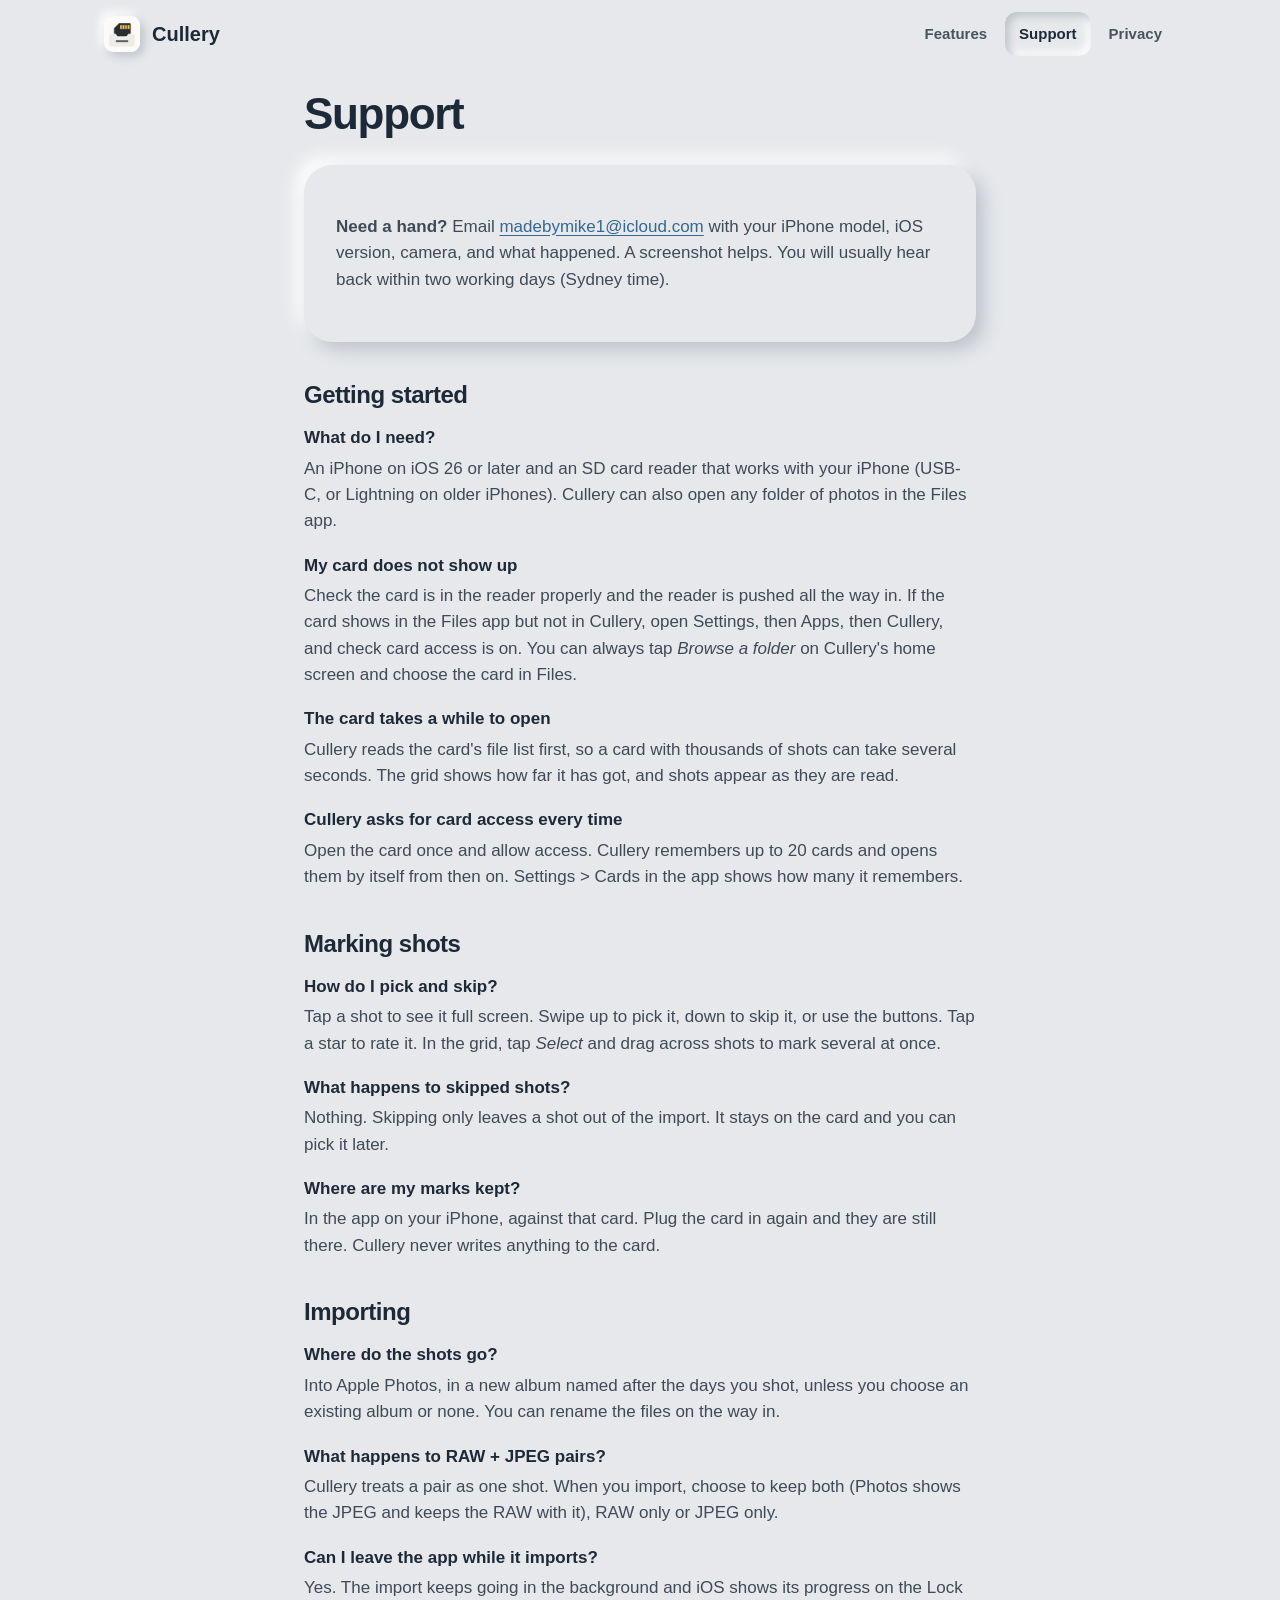
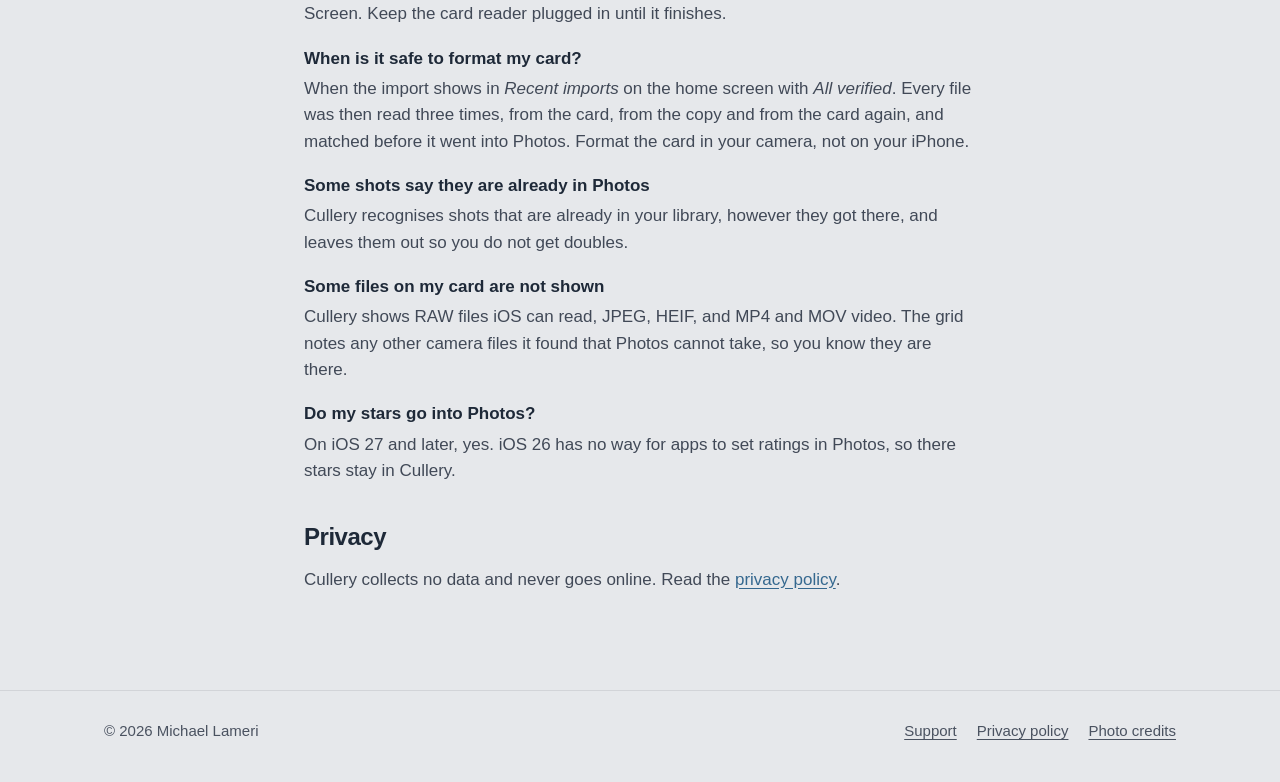
<file: support.html>
<!doctype html>
<html lang="en-AU">
<head>
  <meta charset="utf-8">
  <meta name="viewport" content="width=device-width, initial-scale=1">
  <title>Support · Cullery</title>
  <meta name="description" content="Help with Cullery: connecting a card, marking shots, importing to Photos, and how to get in touch.">
  <meta name="theme-color" content="#E6E8EB" media="(prefers-color-scheme: light)">
  <meta name="theme-color" content="#2A2C30" media="(prefers-color-scheme: dark)">
  <link rel="icon" href="images/icon-64.png">
  <link rel="apple-touch-icon" href="images/icon-180.png">
  <link rel="stylesheet" href="style.css">
</head>
<body>

<header class="site-header">
  <div class="wrap">
    <a class="brand" href="./"><img src="images/icon-180.png" alt="">Cullery</a>
    <nav class="site-nav" aria-label="Site">
      <a href="./#features">Features</a>
      <a href="support.html" aria-current="page">Support</a>
      <a href="privacy.html">Privacy</a>
    </nav>
  </div>
</header>

<main class="doc">
  <div class="wrap narrow">
    <h1>Support</h1>

    <div class="panel">
      <p><strong>Need a hand?</strong> Email <a href="mailto:madebymike1@icloud.com">madebymike1@icloud.com</a> with your iPhone model, iOS version, camera, and what happened. A screenshot helps. You will usually hear back within two working days (Sydney time).</p>
    </div>

    <h2>Getting started</h2>
    <dl>
      <dt>What do I need?</dt>
      <dd>An iPhone on iOS 26 or later and an SD card reader that works with your iPhone (USB-C, or Lightning on older iPhones). Cullery can also open any folder of photos in the Files app.</dd>
      <dt>My card does not show up</dt>
      <dd>Check the card is in the reader properly and the reader is pushed all the way in. If the card shows in the Files app but not in Cullery, open Settings, then Apps, then Cullery, and check card access is on. You can always tap <em>Browse a folder</em> on Cullery's home screen and choose the card in Files.</dd>
      <dt>The card takes a while to open</dt>
      <dd>Cullery reads the card's file list first, so a card with thousands of shots can take several seconds. The grid shows how far it has got, and shots appear as they are read.</dd>
      <dt>Cullery asks for card access every time</dt>
      <dd>Open the card once and allow access. Cullery remembers up to 20 cards and opens them by itself from then on. Settings &gt; Cards in the app shows how many it remembers.</dd>
    </dl>

    <h2>Marking shots</h2>
    <dl>
      <dt>How do I pick and skip?</dt>
      <dd>Tap a shot to see it full screen. Swipe up to pick it, down to skip it, or use the buttons. Tap a star to rate it. In the grid, tap <em>Select</em> and drag across shots to mark several at once.</dd>
      <dt>What happens to skipped shots?</dt>
      <dd>Nothing. Skipping only leaves a shot out of the import. It stays on the card and you can pick it later.</dd>
      <dt>Where are my marks kept?</dt>
      <dd>In the app on your iPhone, against that card. Plug the card in again and they are still there. Cullery never writes anything to the card.</dd>
    </dl>

    <h2>Importing</h2>
    <dl>
      <dt>Where do the shots go?</dt>
      <dd>Into Apple Photos, in a new album named after the days you shot, unless you choose an existing album or none. You can rename the files on the way in.</dd>
      <dt>What happens to RAW + JPEG pairs?</dt>
      <dd>Cullery treats a pair as one shot. When you import, choose to keep both (Photos shows the JPEG and keeps the RAW with it), RAW only or JPEG only.</dd>
      <dt>Can I leave the app while it imports?</dt>
      <dd>Yes. The import keeps going in the background and iOS shows its progress on the Lock Screen. Keep the card reader plugged in until it finishes.</dd>
      <dt>When is it safe to format my card?</dt>
      <dd>When the import shows in <em>Recent imports</em> on the home screen with <em>All verified</em>. Every file was then read three times, from the card, from the copy and from the card again, and matched before it went into Photos. Format the card in your camera, not on your iPhone.</dd>
      <dt>Some shots say they are already in Photos</dt>
      <dd>Cullery recognises shots that are already in your library, however they got there, and leaves them out so you do not get doubles.</dd>
      <dt>Some files on my card are not shown</dt>
      <dd>Cullery shows RAW files iOS can read, JPEG, HEIF, and MP4 and MOV video. The grid notes any other camera files it found that Photos cannot take, so you know they are there.</dd>
      <dt>Do my stars go into Photos?</dt>
      <dd>On iOS 27 and later, yes. iOS 26 has no way for apps to set ratings in Photos, so there stars stay in Cullery.</dd>
    </dl>

    <h2>Privacy</h2>
    <p>Cullery collects no data and never goes online. Read the <a href="privacy.html">privacy policy</a>.</p>
  </div>
</main>

<footer class="site-footer">
  <div class="wrap">
    <span>&copy; 2026 Michael Lameri</span>
    <nav aria-label="Footer">
      <a href="support.html">Support</a>
      <a href="privacy.html">Privacy policy</a>
      <a href="credits.html">Photo credits</a>
    </nav>
  </div>
</footer>

</body>
</html>
</file>
<file: style.css>
/* Cullery website. Colours are the app's design tokens (docs/02-design-system.md). */

:root {
  --canvas: #E6E8EB;
  --label: #1E2938;
  --secondary: #4A5260;
  --body: #414957;
  --tertiary: #7A828E;
  --accent: #35688F;
  --accent-high: #3B729C;
  --accent-low: #30607F;
  --accent-text: #35688F;
  --shade: #BEC3CA;
  --highlight: #FFFFFF;
  --separator: rgba(30, 41, 56, 0.10);
  --edge: rgba(122, 130, 142, 0.35);
  --raised: 8px 8px 18px var(--shade), -8px -8px 18px var(--highlight);
  --raised-small: 4px 4px 10px var(--shade), -4px -4px 10px var(--highlight);
  --inset: inset 4px 4px 8px var(--shade), inset -4px -4px 8px var(--highlight);
  --stage: #000000;
  --deck: #1E1F22;
  --deck-shade: #0C0D0E;
  --deck-highlight: #2E3035;
  --stage-accent: #3F78A8;
  --ease: cubic-bezier(0.2, 0.8, 0.2, 1);
  --rounded: ui-rounded, "SF Pro Rounded", -apple-system, BlinkMacSystemFont, sans-serif;
  --mono: ui-monospace, "SF Mono", Menlo, monospace;
  color-scheme: light dark;
}

@media (prefers-color-scheme: dark) {
  :root {
    --canvas: #2A2C30;
    --label: #F2F3F5;
    --secondary: #B3B8BF;
    --body: #C3C7CD;
    --tertiary: #80878F;
    --accent: #3F78A8;
    --accent-high: #3F78A8;
    --accent-low: #325D84;
    --accent-text: #7FB0DA;
    --shade: #18191C;
    --highlight: #383B41;
    --separator: rgba(255, 255, 255, 0.10);
    --edge: rgba(128, 135, 143, 0.35);
  }
}

* { box-sizing: border-box; }

html { -webkit-text-size-adjust: 100%; scroll-behavior: smooth; }

body {
  margin: 0;
  background: var(--canvas);
  color: var(--label);
  font: 17px/1.55 -apple-system, BlinkMacSystemFont, "SF Pro Text", "Helvetica Neue", Helvetica, Arial, sans-serif;
  -webkit-font-smoothing: antialiased;
  overflow-x: hidden;
}

a { color: var(--accent-text); text-underline-offset: 3px; }

img { max-width: 100%; height: auto; display: block; }

.wrap { max-width: 1120px; margin: 0 auto; padding: 0 24px; }
.narrow { max-width: 720px; }

.visually-hidden {
  position: absolute; width: 1px; height: 1px; overflow: hidden;
  clip: rect(0 0 0 0); clip-path: inset(50%); white-space: nowrap;
}

/* Header */

.site-header {
  position: sticky; top: 0; z-index: 20; padding: 12px 0;
  background: color-mix(in srgb, var(--canvas) 82%, transparent);
  -webkit-backdrop-filter: saturate(1.4) blur(14px); backdrop-filter: saturate(1.4) blur(14px);
  transition: box-shadow 0.3s var(--ease);
}
.site-header.scrolled { box-shadow: 0 1px 0 var(--separator); }
.site-header .wrap { display: flex; align-items: center; justify-content: space-between; gap: 16px; }
.brand { display: flex; align-items: center; gap: 12px; color: var(--label); text-decoration: none; font-weight: 700; font-size: 20px; min-height: 44px; }
.brand img { width: 36px; height: 36px; border-radius: 9px; box-shadow: var(--raised-small); }
.site-nav { display: flex; gap: 4px; flex-wrap: wrap; }
.site-nav a {
  color: var(--secondary); text-decoration: none; font-size: 15px; font-weight: 600;
  padding: 10px 14px; min-height: 44px; display: inline-flex; align-items: center; border-radius: 12px;
  transition: color 0.2s, box-shadow 0.2s;
}
.site-nav a:hover, .site-nav a[aria-current="page"] { color: var(--label); box-shadow: var(--inset); }

/* Buttons */

.button {
  display: inline-flex; align-items: center; gap: 10px; min-height: 52px; padding: 0 24px;
  border-radius: 16px; font-weight: 700; font-size: 17px; text-decoration: none;
  color: #fff; background: linear-gradient(145deg, var(--accent-high), var(--accent-low));
  box-shadow: var(--raised-small); transition: transform 0.2s var(--ease), box-shadow 0.2s;
}
.button:hover { transform: translateY(-1px); }
.button:active { box-shadow: var(--inset); transform: none; }
.button[aria-disabled="true"] { cursor: default; transform: none; opacity: 0.9; }
.note { color: var(--secondary); font-size: 15px; margin: 14px 0 0; }

.eyebrow { color: var(--accent-text); font-weight: 700; font-size: 15px; letter-spacing: 0.06em; text-transform: uppercase; margin: 0 0 14px; }
h1 { text-wrap: balance; font-size: clamp(40px, 5.6vw, 66px); line-height: 1.02; letter-spacing: -0.03em; margin: 0 0 22px; }
h2 { text-wrap: balance; font-size: clamp(30px, 4.4vw, 48px); line-height: 1.06; letter-spacing: -0.02em; margin: 0 0 18px; }
.section-intro { max-width: 640px; margin-bottom: 48px; }
.section-intro p { color: var(--body); font-size: 19px; margin: 0; }

/* Hero */

.hero { padding: 40px 0 96px; }
.hero .wrap { display: grid; grid-template-columns: 1.05fr 0.95fr; gap: 64px; align-items: center; }
.hero h1 .quiet { color: var(--tertiary); display: block; }
.lede { font-size: 20px; color: var(--body); margin: 0 0 32px; max-width: 36ch; }

/* The SD card: the app's canvas with the card's clipped corner, holding all 412 shots. */
.sd {
  position: relative; filter: drop-shadow(9px 9px 16px var(--shade)) drop-shadow(-9px -9px 16px var(--highlight));
  max-width: 470px; justify-self: end; width: 100%;
}
.sd-body {
  background: var(--canvas); padding: 22px 22px 18px;
  clip-path: polygon(0 18px, 18px 0, calc(100% - 64px) 0, 100% 64px, 100% calc(100% - 18px), calc(100% - 18px) 100%, 18px 100%, 0 calc(100% - 18px));
}
.sd-head { display: flex; justify-content: space-between; align-items: baseline; gap: 12px; margin: 0 56px 16px 2px; }
.sd-head strong { font-size: 17px; }
.sd-head span { color: var(--secondary); font-size: 15px; }
.sd-lock {
  position: absolute; left: -7px; top: 96px; width: 7px; height: 46px; border-radius: 4px 0 0 4px;
  background: var(--canvas); box-shadow: inset 2px 0 3px var(--shade);
}
.mosaic { display: grid; grid-template-columns: repeat(20, 1fr); gap: 2px; border-radius: 6px; overflow: hidden; }
.mosaic i {
  aspect-ratio: 1; display: block; background-image: url("images/mosaic.jpg"); background-size: 1000% 500%;
  opacity: 0; transform: scale(0.6);
  transition: opacity 0.5s var(--ease), transform 0.5s var(--ease), filter 0.6s var(--ease), box-shadow 0.4s var(--ease);
}
.mosaic.on i { opacity: 1; transform: none; }
.mosaic.culled i:not(.pick) { opacity: 0.16; filter: saturate(0.2); }
.mosaic.culled i.pick { box-shadow: inset 0 0 0 2px var(--accent-high), 0 0 0 1px var(--canvas); transform: scale(1.12); position: relative; z-index: 1; border-radius: 2px; }
.mosaic i.empty { visibility: hidden; }
.sd-foot { display: flex; justify-content: space-between; align-items: center; gap: 12px; margin-top: 16px; min-height: 44px; }
.sd-count { font-family: var(--rounded); font-size: 15px; color: var(--secondary); }
.sd-count b { font-size: 28px; color: var(--label); font-variant-numeric: tabular-nums; margin-right: 4px; }
.sd-detail { color: var(--secondary); font-size: 15px; opacity: 0; transition: opacity 0.6s var(--ease); text-align: right; }
.sd.done .sd-detail { opacity: 1; }
.replay {
  border: 0; background: var(--canvas); color: var(--accent-text); font: inherit; font-size: 15px; font-weight: 600;
  min-height: 44px; padding: 0 14px; border-radius: 12px; box-shadow: var(--raised-small); cursor: pointer;
}
.replay:active { box-shadow: var(--inset); }

/* How it goes: steps on the left, one phone held on the right */

.how { padding: 72px 0 40px; }
.steps { display: grid; grid-template-columns: 1fr 380px; gap: 72px; }
.step { min-height: 64vh; display: flex; flex-direction: column; justify-content: center; padding: 32px 0; max-width: 560px; }
.step-num { font-family: var(--rounded); font-size: 15px; font-weight: 700; color: var(--accent-text); letter-spacing: 0.08em; margin-bottom: 12px; display: flex; align-items: center; gap: 12px; }
.step-num::after { content: ""; height: 2px; width: 48px; background: currentColor; opacity: 0.4; border-radius: 1px; }
.step h3 { font-size: clamp(28px, 3.4vw, 42px); line-height: 1.1; letter-spacing: -0.015em; margin: 0 0 14px; }
.step > p { color: var(--body); font-size: 19px; margin: 0; max-width: 34em; }
.step-shot { display: none; }
.step { opacity: 0.35; transition: opacity 0.5s var(--ease); }
.step.active { opacity: 1; }

/* Each step's working detail, drawn with the app's own values */

.step-detail { margin-top: 30px; display: grid; gap: 16px; max-width: 460px; }
.step-detail > * { opacity: 0; transform: translateY(14px); transition: opacity 0.6s var(--ease), transform 0.6s var(--ease); }
.step.active .step-detail > * { opacity: 1; transform: none; }
.step.active .step-detail > :nth-child(2) { transition-delay: 0.1s; }
.step.active .step-detail > :nth-child(3) { transition-delay: 0.2s; }
.d-card { border-radius: 20px; box-shadow: var(--raised-small); padding: 14px 18px; background: var(--canvas); }
.d-row { display: flex; align-items: center; gap: 14px; }
.d-icon { width: 44px; height: 44px; border-radius: 22px; box-shadow: var(--inset); display: grid; place-items: center; color: var(--accent-text); flex: none; }
.d-icon svg { width: 22px; height: 22px; }
.d-text { flex: 1; display: grid; }
.d-text b { font-size: 17px; }
.d-text small, .d-day small { color: var(--secondary); font-size: 15px; }
.d-pill { padding: 8px 16px; border-radius: 14px; background: linear-gradient(145deg, var(--accent-high), var(--accent-low)); color: #fff; font-weight: 700; font-size: 15px; }
.d-note { color: var(--secondary); font-size: 15px; margin: 0; }
.d-head { font-weight: 700; margin: 0; }
.d-chev { color: var(--tertiary); font-size: 24px; line-height: 1; }
.d-thumb { width: 44px; height: 44px; border-radius: 10px; flex: none; background: url("images/mosaic.jpg") 22.2% 0 / 1000% 500%; }
.d-tick { color: var(--accent-text); font-weight: 700; }

.d-seg { display: flex; padding: 5px; border-radius: 16px; box-shadow: var(--inset); gap: 4px; }
.d-seg span { flex: 1; text-align: center; padding: 8px 4px; border-radius: 12px; font-size: 15px; font-weight: 600; color: var(--secondary); }
.d-seg span.on { color: var(--label); box-shadow: var(--raised-small); background: var(--canvas); }
.d-days { display: grid; grid-template-columns: 1fr 1fr; gap: 12px; }
.d-day { display: grid; }
.d-day b { font-size: 16px; }
.d-across { display: flex; align-items: center; gap: 8px; color: var(--secondary); }
.d-across small { font-size: 15px; }
.d-across span {
  width: 38px; height: 38px; border-radius: 12px; display: grid; place-items: center; font-family: var(--rounded); font-weight: 700;
  box-shadow: var(--raised-small); color: var(--label);
}
.step.active .d-across span { animation: across 5s var(--ease) infinite; }
.step.active .d-across span:nth-of-type(2) { animation-delay: 1s; }
.step.active .d-across span:nth-of-type(3) { animation-delay: 2s; }
.step.active .d-across span:nth-of-type(4) { animation-delay: 3s; }
.step.active .d-across span:nth-of-type(5) { animation-delay: 4s; }
@keyframes across {
  0%, 20% { box-shadow: var(--inset); color: var(--accent-text); }
  24%, 100% { box-shadow: var(--raised-small); color: var(--label); }
}

.d-look { grid-template-columns: 1.35fr 1fr; align-items: stretch; max-width: 520px; }
.d-loupe { position: relative; border-radius: 20px; overflow: hidden; background: var(--stage); box-shadow: var(--raised-small); aspect-ratio: 3 / 2; }
.d-loupe img { width: 100%; height: 100%; object-fit: cover; transform: scale(1.25); transform-origin: 45% 55%; }
.step.active .d-loupe img { animation: pan 8s ease-in-out infinite alternate; }
@keyframes pan { from { transform: scale(1.25) translate(3%, 2%); } to { transform: scale(1.25) translate(-4%, -3%); } }
.d-badge { position: absolute; left: 10px; top: 10px; padding: 4px 10px; border-radius: 10px; background: rgba(30, 31, 34, 0.85); color: #F2F3F5; font-size: 13px; font-weight: 700; }
.d-exif { display: grid; gap: 8px; align-content: center; }
.d-exif span { display: flex; justify-content: space-between; gap: 10px; font-family: var(--rounded); font-weight: 700; font-size: 17px; padding: 8px 14px; border-radius: 14px; box-shadow: var(--inset); }
.d-exif small { font-family: -apple-system, BlinkMacSystemFont, sans-serif; font-weight: 500; color: var(--secondary); font-size: 14px; }

.d-marks { display: flex; gap: 10px; flex-wrap: wrap; }
.d-chip { padding: 10px 16px; border-radius: 14px; box-shadow: var(--raised-small); font-weight: 700; font-size: 15px; }
.d-chip.pick { background: linear-gradient(145deg, var(--accent-high), var(--accent-low)); color: #fff; }
.d-burst { display: grid; grid-template-columns: repeat(8, 1fr); gap: 4px; }
.d-burst i { aspect-ratio: 1; border-radius: 6px; background-image: url("images/mosaic.jpg"); background-size: 1000% 500%; background-position: 33.3% 0%; box-shadow: 0 0 0 0 transparent; transition: box-shadow 0.3s; }
.d-burst i:nth-child(2n) { filter: brightness(1.06); }
.d-burst i:nth-child(3n) { filter: brightness(0.94); }
.step.active .d-burst i:nth-child(n+2):nth-child(-n+7) { animation: burst 4s var(--ease) infinite; }
.step.active .d-burst i:nth-child(3) { animation-delay: 0.12s; }
.step.active .d-burst i:nth-child(4) { animation-delay: 0.24s; }
.step.active .d-burst i:nth-child(5) { animation-delay: 0.36s; }
.step.active .d-burst i:nth-child(6) { animation-delay: 0.48s; }
.step.active .d-burst i:nth-child(7) { animation-delay: 0.6s; }
@keyframes burst {
  0%, 12% { box-shadow: 0 0 0 0 transparent; }
  20%, 80% { box-shadow: 0 0 0 3px var(--accent-high); }
  92%, 100% { box-shadow: 0 0 0 0 transparent; }
}

.d-import { display: grid; gap: 10px; padding: 16px 20px; }
.d-line { display: flex; justify-content: space-between; gap: 12px; font-size: 15px; }
.d-line span { color: var(--secondary); }
.d-line b { font-weight: 600; text-align: right; }
.d-mono { font-family: var(--mono); font-size: 14px; }
.d-small { font-size: 14px; }
.d-progress { height: 8px; border-radius: 4px; box-shadow: var(--inset); overflow: hidden; margin-top: 4px; }
.d-progress i { display: block; height: 100%; width: 0; border-radius: 4px; background: var(--accent); transition: width 2.4s var(--ease) 0.3s; }
.step.active .d-progress i { width: 37%; }

.phone-rail { position: relative; }
.phone-sticky { position: sticky; top: calc(50vh - 340px); }
.phone {
  position: relative; border-radius: 52px; padding: 10px; background: #16171A;
  box-shadow: var(--raised), inset 0 0 0 1px #3A3D43; max-width: 340px; margin: 0 auto;
}
.phone .screen { position: relative; border-radius: 42px; overflow: hidden; aspect-ratio: 1260 / 2736; background: var(--canvas); }
.phone .screen img { position: absolute; inset: 0; width: 100%; height: 100%; object-fit: cover; }
.screens img { opacity: 0; transform: scale(1.03); transition: opacity 0.6s var(--ease), transform 0.8s var(--ease); }
.screens img.active { opacity: 1; transform: none; }
.rail-dots { display: flex; justify-content: center; gap: 8px; margin-top: 24px; }
.rail-dots span { width: 8px; height: 8px; border-radius: 4px; background: var(--tertiary); opacity: 0.35; transition: width 0.4s var(--ease), opacity 0.4s, background 0.4s; }
.rail-dots span.active { width: 28px; opacity: 1; background: var(--accent); }

/* Marks: a stack of shots being decided */

.marks { padding: 96px 0; }
.marks .wrap { display: grid; grid-template-columns: 0.95fr 1.05fr; gap: 72px; align-items: center; }
.deck {
  position: relative; aspect-ratio: 4 / 5; border-radius: 36px; background: var(--stage); overflow: hidden;
  box-shadow: var(--raised); max-width: 460px; width: 100%;
}
.deck .shot {
  position: absolute; left: 7%; right: 7%; top: 22%; aspect-ratio: 3 / 2; border-radius: 6px; overflow: hidden;
  opacity: 0; animation: 9s var(--ease) infinite both;
}
.deck .shot img { width: 100%; height: 100%; object-fit: cover; }
.deck .shot:nth-child(1) { animation-name: shot-pick; animation-delay: 0s; }
.deck .shot:nth-child(2) { animation-name: shot-skip; animation-delay: 3s; }
.deck .shot:nth-child(3) { animation-name: shot-star; animation-delay: 6s; }
.deck .chip {
  position: absolute; left: 50%; bottom: 18%; transform: translateX(-50%); white-space: nowrap;
  padding: 8px 16px; border-radius: 22px; font-weight: 700; font-size: 15px; color: #fff; opacity: 0;
  animation: 9s var(--ease) infinite both chip;
}
.deck .chip.pick { background: var(--stage-accent); animation-delay: 0s; }
.deck .chip.skip { background: var(--deck-highlight); animation-delay: 3s; }
.deck .chip.star { background: var(--deck-highlight); animation-delay: 6s; letter-spacing: 0.1em; }
.deck .bar {
  position: absolute; left: 0; right: 0; bottom: 0; height: 11%; background: var(--deck);
  display: flex; justify-content: center; align-items: center; gap: 10px; color: #B3B8BF; font-size: 13px;
}
.deck .gesture {
  position: absolute; right: 9%; top: 34%; width: 34px; height: 34px; border-radius: 17px;
  background: rgba(255, 255, 255, 0.85); box-shadow: 0 0 0 8px rgba(255, 255, 255, 0.18); opacity: 0;
  animation: 9s var(--ease) infinite both finger;
}
@keyframes shot-pick {
  0% { opacity: 0; transform: translateY(14%) scale(0.94); }
  5%, 22% { opacity: 1; transform: none; }
  31% { opacity: 0; transform: translateY(-75%) rotate(-3deg); }
  100% { opacity: 0; transform: translateY(-75%); }
}
@keyframes shot-skip {
  0% { opacity: 0; transform: translateY(-14%) scale(0.94); }
  5%, 16% { opacity: 1; transform: none; filter: none; }
  22% { opacity: 0.45; transform: none; filter: saturate(0.3); }
  31% { opacity: 0; transform: translateY(75%) rotate(2deg); filter: saturate(0.3); }
  100% { opacity: 0; transform: translateY(75%); }
}
@keyframes shot-star {
  0% { opacity: 0; transform: scale(0.94); }
  5%, 25% { opacity: 1; transform: none; }
  33% { opacity: 0; transform: translateX(-60%); }
  100% { opacity: 0; transform: translateX(-60%); }
}
@keyframes chip {
  0%, 12% { opacity: 0; transform: translate(-50%, 10px); }
  16%, 26% { opacity: 1; transform: translate(-50%, 0); }
  31%, 100% { opacity: 0; transform: translate(-50%, 0); }
}
@keyframes finger {
  0%, 8% { opacity: 0; transform: translateY(40px); }
  11% { opacity: 1; transform: translateY(40px); }
  20% { opacity: 1; transform: translateY(-60px); }
  24%, 100% { opacity: 0; transform: translateY(-60px); }
}
.marks .intro-line { color: var(--body); font-size: 19px; margin: 0; }
.mark-list .dot.pick { background: var(--accent); }
.mark-list .dot.skip { background: var(--tertiary); }
.mark-list .dot.star { background: transparent; box-shadow: inset 0 0 0 2px var(--accent-text); }
.checks .section-intro { margin-bottom: 0; }
.formats .section-intro { text-align: center; margin: 0 auto 28px; }
.mark-list { margin: 32px 0 0; padding: 0; list-style: none; display: grid; gap: 14px; }
.mark-list li { display: grid; grid-template-columns: 92px 1fr; gap: 16px; align-items: start; padding: 18px 20px; border-radius: 20px; box-shadow: var(--raised-small); }
.mark-list b { font-size: 17px; }
.mark-list b .dot { display: inline-block; width: 10px; height: 10px; border-radius: 5px; margin-right: 8px; vertical-align: 1px; }
.mark-list span { color: var(--body); font-size: 16px; }
.marks .aside { color: var(--secondary); font-size: 15px; margin: 22px 0 0; }

/* Checks: the stage colours, three fingerprints that must agree */

.checks { background: var(--stage); color: #F2F3F5; padding: 112px 0; margin: 40px 0; }
.checks .eyebrow { color: #7FB0DA; }
.checks .section-intro p { color: #C3C7CD; }
.checks .wrap { display: grid; grid-template-columns: 0.9fr 1.1fr; gap: 72px; align-items: center; }
.hashes { background: var(--deck); border-radius: 28px; padding: 28px; box-shadow: 6px 6px 16px var(--deck-shade), -6px -6px 16px var(--deck-highlight); }
.hash-file { display: flex; justify-content: space-between; color: #B3B8BF; font-size: 15px; margin-bottom: 18px; gap: 12px; }
.hash-file b { color: #F2F3F5; font-family: var(--mono); font-weight: 600; }
.hash-row { padding: 14px 0; border-top: 1px solid rgba(255, 255, 255, 0.08); }
.hash-row .what { display: flex; align-items: center; gap: 10px; font-size: 15px; color: #C3C7CD; margin-bottom: 6px; }
.hash-row .what i { font-style: normal; font-family: var(--rounded); font-weight: 700; color: #7FB0DA; }
.hash-row code { font-family: var(--mono); font-size: 14px; color: #F2F3F5; word-break: break-all; display: block; min-height: 1.5em; letter-spacing: 0.02em; }
.hash-row code .cursor { display: inline-block; width: 0.55em; height: 1.1em; background: #7FB0DA; vertical-align: -0.15em; animation: blink 0.9s steps(1) infinite; }
@keyframes blink { 50% { opacity: 0; } }
.hash-result {
  margin-top: 16px; display: flex; align-items: center; gap: 12px; padding: 14px 16px; border-radius: 16px;
  background: rgba(63, 120, 168, 0.18); color: #F2F3F5; font-weight: 600; opacity: 0; transform: translateY(8px);
  transition: opacity 0.5s var(--ease), transform 0.5s var(--ease);
}
.hash-result.show { opacity: 1; transform: none; }
.hash-result svg { width: 28px; height: 28px; flex: none; }
.checks .fine { color: #B3B8BF; font-size: 16px; margin: 20px 0 0; max-width: 46ch; }

/* Read-only: the number pressed into the canvas */

.zero { padding: 96px 0 72px; text-align: center; }
.zero .big {
  font-family: var(--rounded); font-weight: 800; font-size: clamp(180px, 30vw, 320px); line-height: 0.9;
  color: var(--canvas); text-shadow: 6px 6px 10px var(--shade), -6px -6px 10px var(--highlight);
  margin: 0; letter-spacing: -0.04em;
}
@media (prefers-color-scheme: dark) {
  .zero .big { text-shadow: 8px 8px 14px #111214, -6px -6px 12px #43464D; }
}
.zero h2 { margin-top: 10px; }
.zero p { color: var(--body); font-size: 19px; max-width: 46ch; margin: 0 auto; }
.nevers { display: flex; flex-wrap: wrap; justify-content: center; gap: 12px; margin: 32px 0 0; padding: 0; list-style: none; }
.nevers li { padding: 12px 18px; border-radius: 14px; box-shadow: var(--inset); color: var(--secondary); font-weight: 600; font-size: 15px; }

/* Formats: two slow rows of file types */

.formats { padding: 56px 0 96px; }
.marquee { overflow: hidden; padding: 14px 0; -webkit-mask-image: linear-gradient(90deg, transparent, #000 10%, #000 90%, transparent); mask-image: linear-gradient(90deg, transparent, #000 10%, #000 90%, transparent); }
.marquee .track { display: flex; gap: 14px; width: max-content; animation: slide 40s linear infinite; }
.marquee.reverse .track { animation-direction: reverse; animation-duration: 46s; }
.marquee span {
  font-family: var(--rounded); font-weight: 700; font-size: 22px; padding: 14px 24px; border-radius: 18px;
  box-shadow: var(--raised-small); color: var(--label); white-space: nowrap;
}
.marquee span.video { color: var(--accent-text); }
@keyframes slide { to { transform: translateX(-50%); } }
.formats .fine { color: var(--secondary); max-width: 60ch; margin: 28px auto 0; text-align: center; }

/* Light and dark */

.appearance { padding: 40px 0 96px; }
.appearance .wrap { display: grid; grid-template-columns: 1fr 380px; gap: 72px; align-items: center; }
.appearance p { color: var(--body); font-size: 18px; max-width: 42ch; }
.compare .screen img.dark { clip-path: inset(0 0 0 var(--split, 50%)); }
.compare .divider { position: absolute; top: 0; bottom: 0; left: var(--split, 50%); width: 2px; background: #fff; box-shadow: 0 0 8px rgba(0, 0, 0, 0.4); pointer-events: none; }
.compare .divider::after {
  content: ""; position: absolute; top: 50%; left: 50%; width: 36px; height: 36px; margin: -18px 0 0 -18px;
  border-radius: 18px; background: #fff; box-shadow: 0 2px 8px rgba(0, 0, 0, 0.3);
}
.compare input { position: absolute; inset: 0; width: 100%; height: 100%; opacity: 0; cursor: ew-resize; margin: 0; }
.compare-label { text-align: center; color: var(--secondary); font-size: 15px; margin-top: 16px; }

/* Privacy and closing */

.privacy-strip { padding: 24px 0 80px; }
.privacy-strip .panel { border-radius: 32px; box-shadow: var(--raised); padding: 40px; display: grid; grid-template-columns: 1fr 1fr; gap: 40px; align-items: center; }
.privacy-strip h2 { font-size: clamp(28px, 3.4vw, 38px); }
.privacy-strip p { color: var(--body); margin: 0; }
.privacy-strip ul { list-style: none; margin: 0; padding: 0; display: grid; grid-template-columns: 1fr 1fr; gap: 12px; }
.privacy-strip li { padding: 16px 18px; border-radius: 16px; box-shadow: var(--inset); font-weight: 600; color: var(--secondary); }

.closing { text-align: center; padding: 40px 0 104px; }
.closing p { color: var(--body); margin: 0 auto 28px; max-width: 46ch; font-size: 18px; }

/* Reveal on scroll */

.reveal { opacity: 0; transform: translateY(24px); transition: opacity 0.8s var(--ease), transform 0.8s var(--ease); }
.reveal.in { opacity: 1; transform: none; }
.reveal.d1 { transition-delay: 0.08s; }
.reveal.d2 { transition-delay: 0.16s; }
.no-js .reveal { opacity: 1; transform: none; }
.no-js .mosaic i { opacity: 1; transform: none; }

/* Document pages */

.doc { padding: 24px 0 80px; }
.doc h1 { font-size: clamp(32px, 5vw, 44px); }
.doc h2 { font-size: 24px; margin: 40px 0 10px; }
.doc p, .doc li { color: var(--body); }
.doc .updated { color: var(--secondary); font-size: 15px; }
.doc .panel { margin: 28px 0; border-radius: 28px; box-shadow: var(--raised); padding: 32px; }
.doc dt { font-weight: 700; margin-top: 18px; }
.doc dd { margin: 4px 0 0; color: var(--body); }

/* Footer */

.site-footer { border-top: 1px solid var(--separator); padding: 28px 0 40px; color: var(--secondary); font-size: 15px; }
.site-footer .wrap { display: flex; flex-wrap: wrap; justify-content: space-between; gap: 12px 24px; }
.site-footer nav { display: flex; gap: 20px; flex-wrap: wrap; }
.site-footer a { color: var(--secondary); }

/* Narrow screens: the phone moves into each step */

@media (max-width: 900px) {
  .hero { padding-top: 16px; }
  .hero .wrap, .marks .wrap, .checks .wrap, .appearance .wrap, .privacy-strip .panel { grid-template-columns: 1fr; gap: 48px; }
  .sd { justify-self: center; }
  .steps { grid-template-columns: 1fr; gap: 0; }
  .phone-rail { display: none; }
  .step { min-height: 0; opacity: 1; padding: 40px 0; max-width: none; }
  .step-shot { display: block; margin-top: 28px; }
  .step .step-detail > * { opacity: 1; transform: none; }
  .d-look { grid-template-columns: 1fr; }
  .d-exif { grid-template-columns: 1fr 1fr; }
  .step-shot .phone { max-width: 230px; border-radius: 40px; padding: 8px; }
  .step-shot .phone .screen { border-radius: 33px; }
  .step { padding: 28px 0; }
  .deck { margin: 0 auto; }
  .appearance .compare { order: 2; }
}

@media (max-width: 480px) {
  .wrap { padding: 0 16px; }
  .site-header .wrap { gap: 8px; }
  .site-nav a { padding: 10px 8px; font-size: 14px; }
  .site-nav .wide { display: none; }
  .sd-body { padding: 16px 14px 12px; }
  .sd-head { margin-right: 44px; }
  .sd-detail { display: none; }
  .mark-list li { grid-template-columns: 1fr; gap: 4px; }
  .d-days { grid-template-columns: 1fr; }
  .d-seg span { font-size: 14px; }
  .hashes { padding: 20px 16px; }
  .hash-row code { font-size: 12.5px; }
  .privacy-strip .panel { padding: 28px 20px; }
  .privacy-strip ul { grid-template-columns: 1fr; }
  .doc .panel { padding: 24px 20px; }
}

@media (prefers-reduced-motion: reduce) {
  html { scroll-behavior: auto; }
  .reveal, .mosaic i, .screens img, .step, .hash-result, .sd-detail, .step-detail > *, .d-progress i { transition: none !important; }
  .d-across span, .d-loupe img, .d-burst i { animation: none !important; }
  .step-detail > * { opacity: 1; transform: none; }
  .d-progress i { width: 37%; }
  .deck .shot, .deck .chip, .deck .gesture, .marquee .track, .hash-row code .cursor { animation: none !important; }
  .deck .shot:nth-child(1), .deck .chip.pick { opacity: 1; }
  .marquee .track { flex-wrap: wrap; width: auto; justify-content: center; }
  .marquee .track [aria-hidden] { display: none; }
  .marquee { -webkit-mask-image: none; mask-image: none; }
}
</file>
